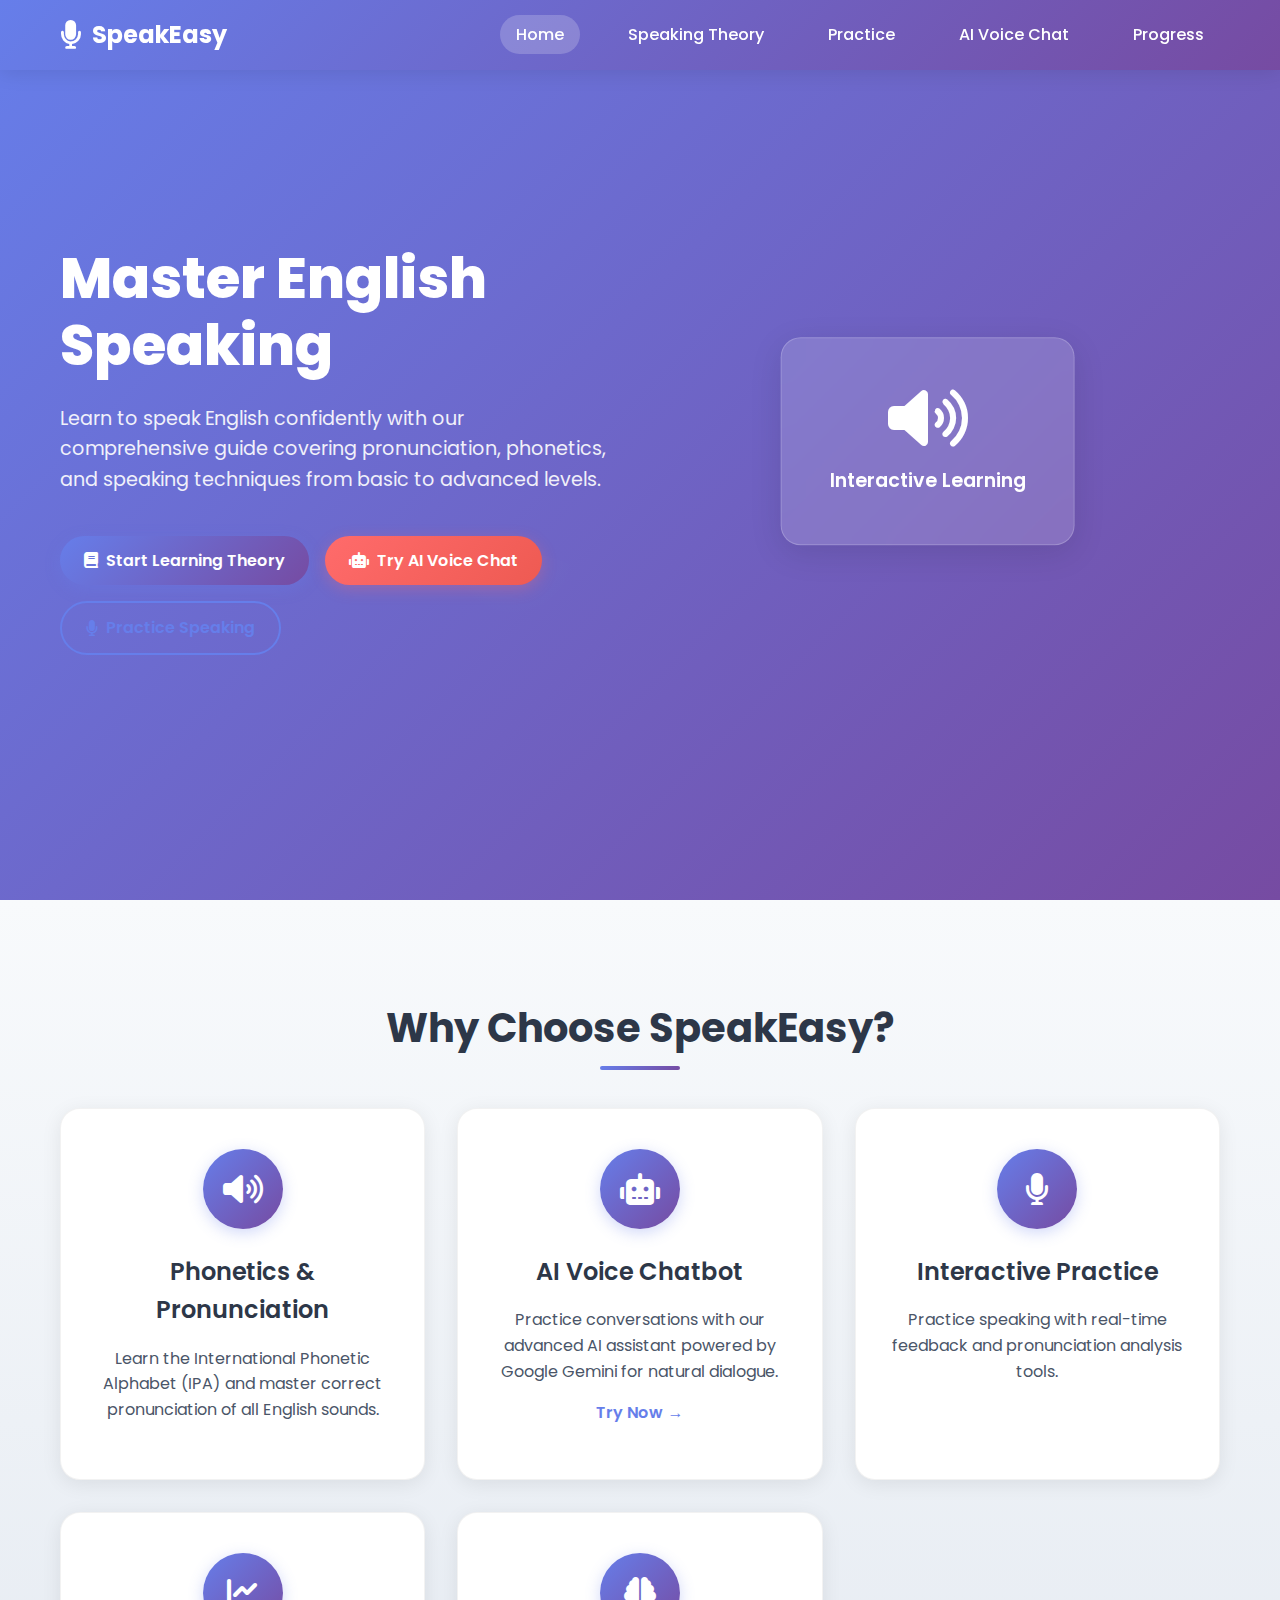
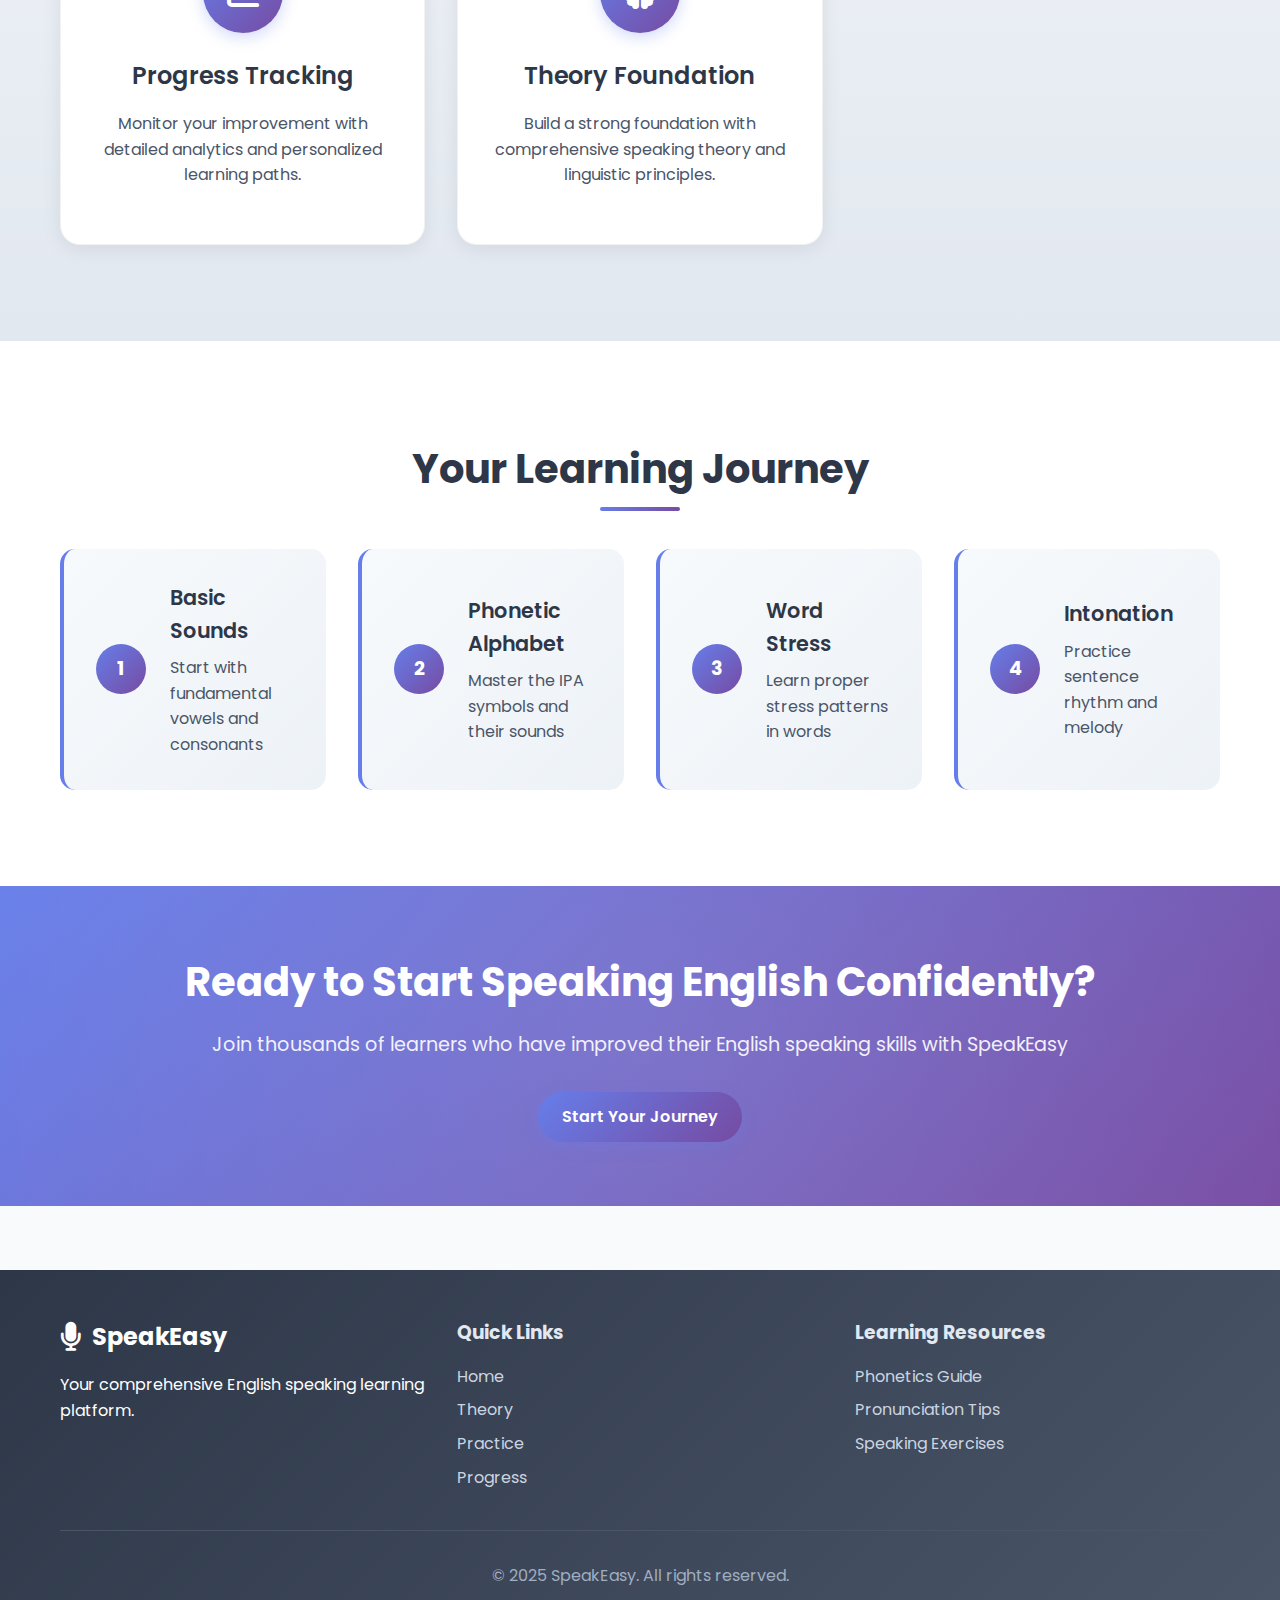
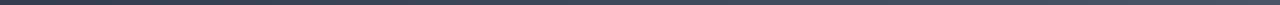
<file: index.html>
<!DOCTYPE html>
<html lang="en">

<head>
  <meta charset="UTF-8">
  <meta name="viewport" content="width=device-width, initial-scale=1.0">
  <title>English Speaking Learning App</title>
  <link rel="stylesheet" href="styles/main.css">
  <link rel="stylesheet" href="styles/home.css">
  <link href="https://fonts.googleapis.com/css2?family=Poppins:wght@300;400;500;600;700&display=swap" rel="stylesheet">
  <link rel="stylesheet" href="https://cdnjs.cloudflare.com/ajax/libs/font-awesome/6.0.0/css/all.min.css">
</head>

<body>
  <!-- Navigation -->
  <nav class="navbar">
    <div class="nav-container">
      <div class="nav-logo">
        <i class="fas fa-microphone"></i>
        <span>SpeakEasy</span>
      </div>
      <ul class="nav-menu">
        <li class="nav-item">
          <a href="index.html" class="nav-link active">Home</a>
        </li>
        <li class="nav-item">
          <a href="theory.html" class="nav-link">Speaking Theory</a>
        </li>
        <li class="nav-item">
          <a href="practice.html" class="nav-link">Practice</a>
        </li>
        <li class="nav-item">
          <a href="example.html" class="nav-link">AI Voice Chat</a>
        </li>
        <li class="nav-item">
          <a href="progress.html" class="nav-link">Progress</a>
        </li>
      </ul>
      <div class="hamburger">
        <span class="bar"></span>
        <span class="bar"></span>
        <span class="bar"></span>
      </div>
    </div>
  </nav>

  <!-- Hero Section -->
  <section class="hero">
    <div class="hero-container">
      <div class="hero-content">
        <h1 class="hero-title">Master English Speaking</h1>
        <p class="hero-description">
          Learn to speak English confidently with our comprehensive guide covering
          pronunciation, phonetics, and speaking techniques from basic to advanced levels.
        </p>
        <div class="hero-buttons">
          <a href="theory.html" class="btn btn-primary">
            <i class="fas fa-book"></i>
            Start Learning Theory
          </a>
          <a href="example.html" class="btn btn-accent">
            <i class="fas fa-robot"></i>
            Try AI Voice Chat
          </a>
          <a href="practice.html" class="btn btn-secondary">
            <i class="fas fa-microphone"></i>
            Practice Speaking
          </a>
        </div>
      </div>
      <div class="hero-image">
        <div class="floating-card">
          <i class="fas fa-volume-up"></i>
          <span>Interactive Learning</span>
        </div>
      </div>
    </div>
  </section>

  <!-- Features Section -->
  <section class="features">
    <div class="container">
      <h2 class="section-title">Why Choose SpeakEasy?</h2>
      <div class="features-grid">
        <div class="feature-card">
          <div class="feature-icon">
            <i class="fas fa-volume-up"></i>
          </div>
          <h3>Phonetics & Pronunciation</h3>
          <p>Learn the International Phonetic Alphabet (IPA) and master correct pronunciation of all English sounds.</p>
        </div>
        <div class="feature-card">
          <div class="feature-icon">
            <i class="fas fa-robot"></i>
          </div>
          <h3>AI Voice Chatbot</h3>
          <p>Practice conversations with our advanced AI assistant powered by Google Gemini for natural dialogue.</p>
          <a href="example.html" class="feature-link">Try Now →</a>
        </div>
        <div class="feature-card">
          <div class="feature-icon">
            <i class="fas fa-microphone"></i>
          </div>
          <h3>Interactive Practice</h3>
          <p>Practice speaking with real-time feedback and pronunciation analysis tools.</p>
        </div>
        <div class="feature-card">
          <div class="feature-icon">
            <i class="fas fa-chart-line"></i>
          </div>
          <h3>Progress Tracking</h3>
          <p>Monitor your improvement with detailed analytics and personalized learning paths.</p>
        </div>
        <div class="feature-card">
          <div class="feature-icon">
            <i class="fas fa-brain"></i>
          </div>
          <h3>Theory Foundation</h3>
          <p>Build a strong foundation with comprehensive speaking theory and linguistic principles.</p>
        </div>
      </div>
    </div>
  </section>

  <!-- Learning Path Section -->
  <section class="learning-path">
    <div class="container">
      <h2 class="section-title">Your Learning Journey</h2>
      <div class="path-steps">
        <div class="step">
          <div class="step-number">1</div>
          <div class="step-content">
            <h3>Basic Sounds</h3>
            <p>Start with fundamental vowels and consonants</p>
          </div>
        </div>
        <div class="step">
          <div class="step-number">2</div>
          <div class="step-content">
            <h3>Phonetic Alphabet</h3>
            <p>Master the IPA symbols and their sounds</p>
          </div>
        </div>
        <div class="step">
          <div class="step-number">3</div>
          <div class="step-content">
            <h3>Word Stress</h3>
            <p>Learn proper stress patterns in words</p>
          </div>
        </div>
        <div class="step">
          <div class="step-number">4</div>
          <div class="step-content">
            <h3>Intonation</h3>
            <p>Practice sentence rhythm and melody</p>
          </div>
        </div>
      </div>
    </div>
  </section>

  <!-- CTA Section -->
  <section class="cta">
    <div class="container">
      <div class="cta-content">
        <h2>Ready to Start Speaking English Confidently?</h2>
        <p>Join thousands of learners who have improved their English speaking skills with SpeakEasy</p>
        <a href="theory.html" class="btn btn-primary">Start Your Journey</a>
      </div>
    </div>
  </section>

  <!-- Footer -->
  <footer class="footer">
    <div class="container">
      <div class="footer-content">
        <div class="footer-section">
          <div class="footer-logo">
            <i class="fas fa-microphone"></i>
            <span>SpeakEasy</span>
          </div>
          <p>Your comprehensive English speaking learning platform.</p>
        </div>
        <div class="footer-section">
          <h3>Quick Links</h3>
          <ul>
            <li><a href="index.html">Home</a></li>
            <li><a href="theory.html">Theory</a></li>
            <li><a href="practice.html">Practice</a></li>
            <li><a href="progress.html">Progress</a></li>
          </ul>
        </div>
        <div class="footer-section">
          <h3>Learning Resources</h3>
          <ul>
            <li><a href="#phonetics">Phonetics Guide</a></li>
            <li><a href="#pronunciation">Pronunciation Tips</a></li>
            <li><a href="#exercises">Speaking Exercises</a></li>
          </ul>
        </div>
      </div>
      <div class="footer-bottom">
        <p>&copy; 2025 SpeakEasy. All rights reserved.</p>
      </div>
    </div>
  </footer>

  <script src="scripts/main.js"></script>
  <script src="scripts/home.js"></script>
</body>

</html>
</file>
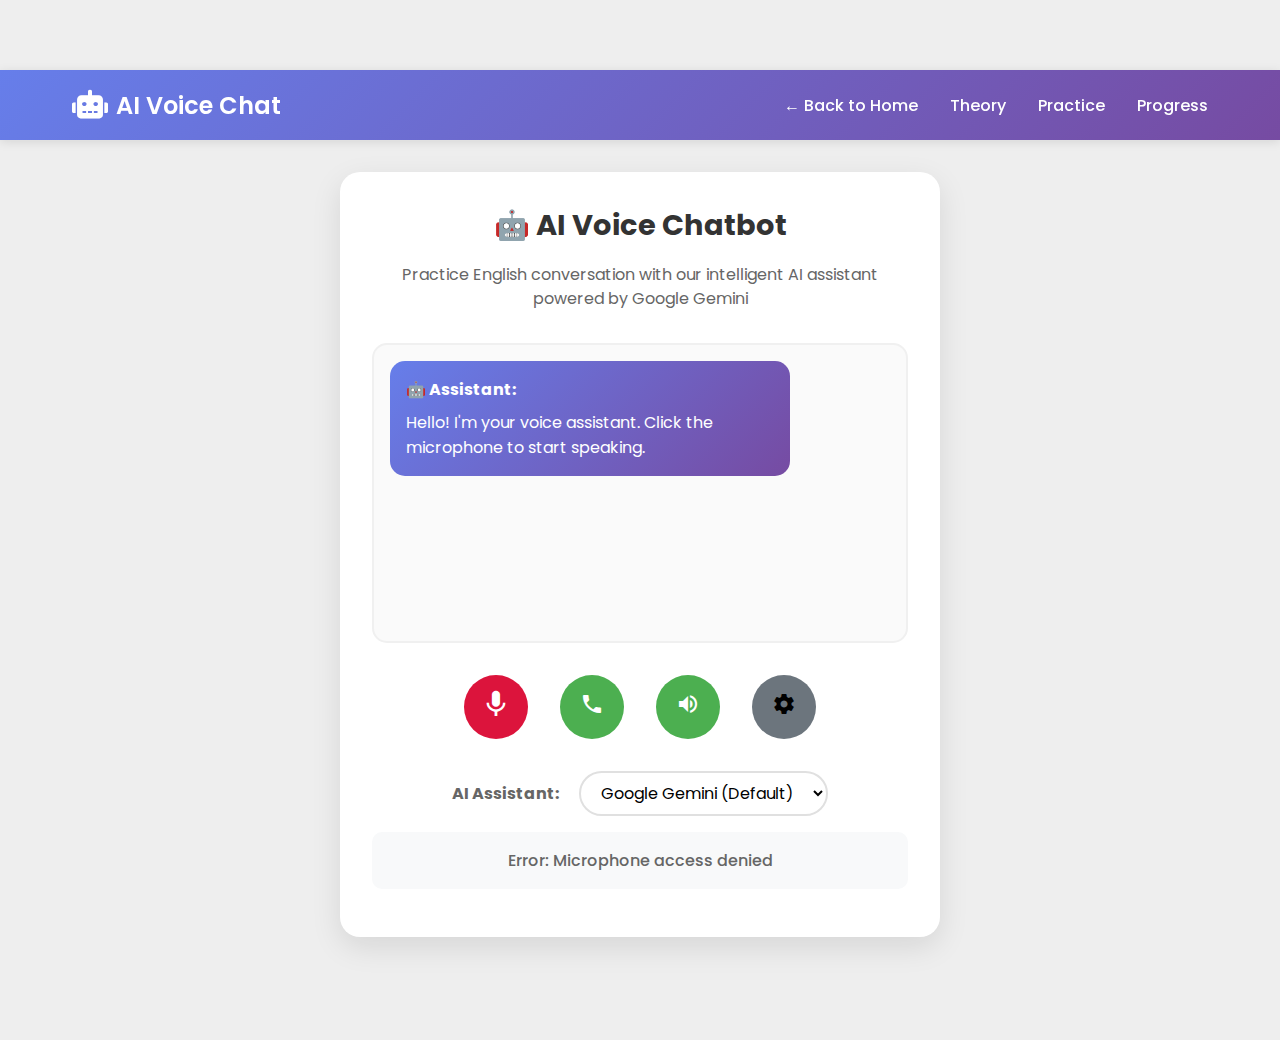
<file: example.html>
<!DOCTYPE html>
<html lang="en">

<head>
  <meta charset="UTF-8" />
  <meta name="viewport" content="width=device-width, initial-scale=1.0" />
  <title>AI Voice Chatbot - SpeakEasy</title>
  <link href="https://fonts.googleapis.com/icon?family=Material+Icons" rel="stylesheet" />
  <link href="https://fonts.googleapis.com/css2?family=Poppins:wght@300;400;500;600;700&display=swap" rel="stylesheet">
  <link rel="stylesheet" href="https://cdnjs.cloudflare.com/ajax/libs/font-awesome/6.0.0/css/all.min.css">
  <link rel="stylesheet" href="styles/example.css" />
</head>

<body>
  <!-- Navigation -->
  <nav class="navbar">
    <div class="nav-container">
      <div class="nav-logo">
        <i class="fas fa-robot"></i>
        <span>AI Voice Chat</span>
      </div>
      <ul class="nav-menu">
        <li class="nav-item">
          <a href="index.html" class="nav-link">← Back to Home</a>
        </li>
        <li class="nav-item">
          <a href="theory.html" class="nav-link">Theory</a>
        </li>
        <li class="nav-item">
          <a href="practice.html" class="nav-link">Practice</a>
        </li>
        <li class="nav-item">
          <a href="progress.html" class="nav-link">Progress</a>
        </li>
      </ul>
    </div>
  </nav>

  <main>
    <div class="chatbot-container">
      <h1>🤖 AI Voice Chatbot</h1>
      <p class="chatbot-subtitle">Practice English conversation with our intelligent AI assistant powered by Google Gemini</p>

      <div class="chat-display" id="chatDisplay">
        <div class="message bot-message">
          <span class="speaker">🤖 Assistant:</span>
          <span class="text">Hello! I'm your voice assistant. Click the microphone to start speaking.</span>
        </div>
      </div>

      <div class="controls">
        <button class="mic-toggle" id="mic">
          <span class="material-icons">mic</span>
        </button>

        <button class="call-toggle" id="callBtn">
          <span class="material-icons">phone</span>
        </button>

        <button class="speaker-toggle" id="speakerBtn">
          <span class="material-icons">volume_up</span>
        </button>

        <button class="settings-toggle" id="settingsBtn">
          <span class="material-icons">settings</span>
        </button>
      </div>

      <div class="ai-selector">
        <label>AI Assistant:</label>
        <select id="aiSelect">
          <option value="gemini">Google Gemini (Default)</option>
          <option value="openai">OpenAI GPT</option>
          <option value="azure">Azure AI</option>
          <option value="alan">Alan AI</option>
          <option value="local">Local AI (Fallback)</option>
        </select>
      </div>

      <div class="settings-panel" id="settingsPanel" style="display: none;">
        <h3>AI Configuration</h3>

        <div class="setting-group">
          <label for="geminiKey">Google Gemini API Key:</label>
          <input type="password" id="geminiKey" placeholder="Your Gemini API key">
          <small>Get from: <a href="https://makersuite.google.com/app/apikey" target="_blank">Google AI Studio</a> (Free
            tier available)</small>
        </div>

        <div class="setting-group">
          <label for="openaiKey">OpenAI API Key:</label>
          <input type="password" id="openaiKey" placeholder="sk-...">
          <small>Get from: <a href="https://platform.openai.com/api-keys" target="_blank">OpenAI Platform</a></small>
        </div>
        <div class="setting-group">
          <label for="azureKey">Azure Speech Key:</label>
          <input type="password" id="azureKey" placeholder="Your Azure key">
          <label for="azureRegion">Azure Region:</label>
          <input type="text" id="azureRegion" placeholder="e.g., eastus">
          <small>Get from: <a href="https://portal.azure.com" target="_blank">Azure Portal</a></small>
        </div>

        <div class="setting-group">
          <label for="alanKey">Alan AI Key:</label>
          <input type="password" id="alanKey" placeholder="Your Alan project key">
          <small>Get from: <a href="https://studio.alan.app" target="_blank">Alan Studio</a></small>
        </div>

        <button class="save-settings" id="saveSettings">Save Settings</button>
      </div>

      <div class="status-display" id="statusDisplay">
        <span>Ready to listen...</span>
      </div>

      <audio class="playback" id="playback" controls style="display: none;"></audio>
    </div>
  </main>

  <script src="scripts/exmaple.js"></script>
</body>

</html>
</file>
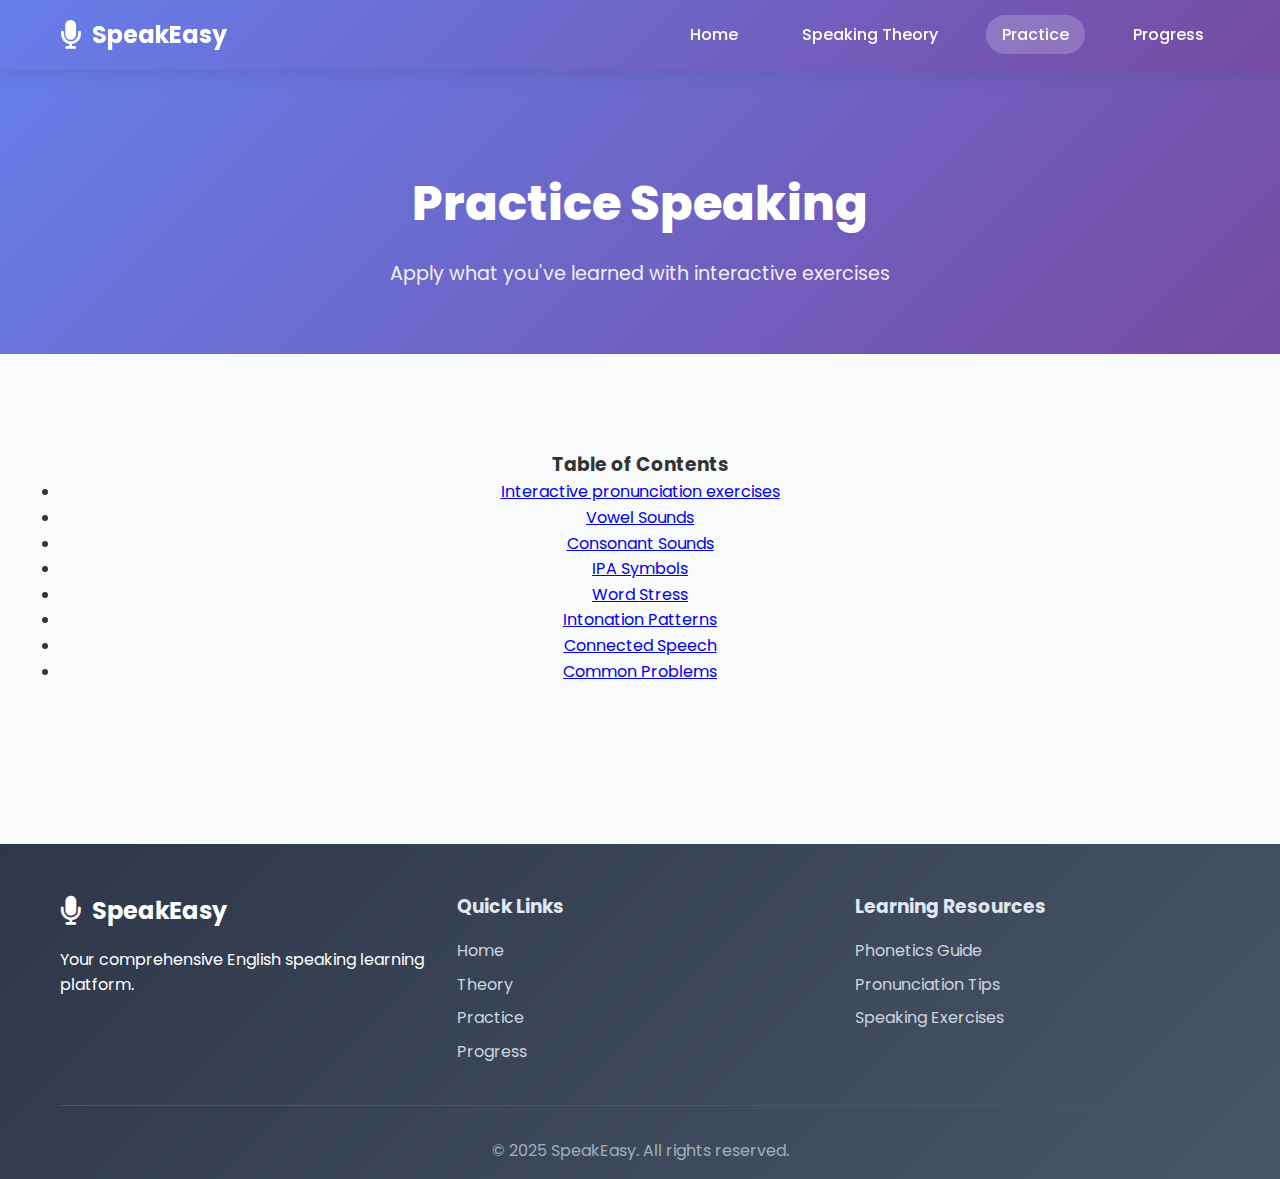
<file: practice.html>
<!DOCTYPE html>
<html lang="en">
  <head>
    <meta charset="UTF-8" />
    <meta name="viewport" content="width=device-width, initial-scale=1.0" />
    <title>Practice - SpeakEasy</title>
    <link rel="stylesheet" href="styles/main.css" />
    <link rel="stylesheet" href="styles/practice.css" />
    <link
      href="https://fonts.googleapis.com/css2?family=Poppins:wght@300;400;500;600;700&display=swap"
      rel="stylesheet"
    />
    <link
      rel="stylesheet"
      href="https://cdnjs.cloudflare.com/ajax/libs/font-awesome/6.0.0/css/all.min.css"
    />
  </head>

  <body>
    <!-- Navigation -->
    <nav class="navbar">
      <div class="nav-container">
        <div class="nav-logo">
          <i class="fas fa-microphone"></i>
          <span>SpeakEasy</span>
        </div>
        <ul class="nav-menu">
          <li class="nav-item">
            <a href="index.html" class="nav-link">Home</a>
          </li>
          <li class="nav-item">
            <a href="theory.html" class="nav-link">Speaking Theory</a>
          </li>
          <li class="nav-item">
            <a href="practice.html" class="nav-link active">Practice</a>
          </li>
          <li class="nav-item">
            <a href="progress.html" class="nav-link">Progress</a>
          </li>
        </ul>
        <div class="hamburger">
          <span class="bar"></span>
          <span class="bar"></span>
          <span class="bar"></span>
        </div>
      </div>
    </nav>

    <!-- Practice Header -->
    <section class="theory-header">
      <div class="container">
        <h1>Practice Speaking</h1>
        <p>Apply what you've learned with interactive exercises</p>
      </div>
    </section>

    <!-- Coming Soon Section -->
    <section
      style="padding: 6rem 0; text-align: center"
      class="Contents-container"
    >
      <div class="Contents-sidebar">
        <div class="Contents-nav">
          <div class="container">
            <h3>Table of Contents</h3>
            <ul>
              <li>
                <a href="#vowels" class="practice-contents"
                  >Interactive pronunciation exercises</a
                >
              </li>
              <li>
                <a href="#vowels" class="practice-contents">Vowel Sounds</a>
              </li>
              <li>
                <a href="#consonants" class="practice-contents"
                  >Consonant Sounds</a
                >
              </li>
              <li><a href="#ipa" class="practice-contents">IPA Symbols</a></li>
              <li>
                <a href="#stress" class="practice-contents">Word Stress</a>
              </li>
              <li>
                <a href="#intonation" class="practice-contents"
                  >Intonation Patterns</a
                >
              </li>
              <li>
                <a href="#connected-speech" class="practice-contents"
                  >Connected Speech</a
                >
              </li>
              <li>
                <a href="#common-problems" class="practice-contents"
                  >Common Problems</a
                >
              </li>
            </ul>
          </div>
        </div>
      </div>
    </section>

    <!-- Footer -->
    <footer class="footer">
      <div class="container">
        <div class="footer-content">
          <div class="footer-section">
            <div class="footer-logo">
              <i class="fas fa-microphone"></i>
              <span>SpeakEasy</span>
            </div>
            <p>Your comprehensive English speaking learning platform.</p>
          </div>
          <div class="footer-section">
            <h3>Quick Links</h3>
            <ul>
              <li><a href="index.html">Home</a></li>
              <li><a href="theory.html">Theory</a></li>
              <li><a href="practice.html">Practice</a></li>
              <li><a href="progress.html">Progress</a></li>
            </ul>
          </div>
          <div class="footer-section">
            <h3>Learning Resources</h3>
            <ul>
              <li><a href="theory.html#phonetics">Phonetics Guide</a></li>
              <li>
                <a href="theory.html#pronunciation">Pronunciation Tips</a>
              </li>
              <li><a href="theory.html#exercises">Speaking Exercises</a></li>
            </ul>
          </div>
        </div>
        <div class="footer-bottom">
          <p>&copy; 2025 SpeakEasy. All rights reserved.</p>
        </div>
      </div>
    </footer>

    <script src="scripts/main.js"></script>
  </body>
</html>
</file>
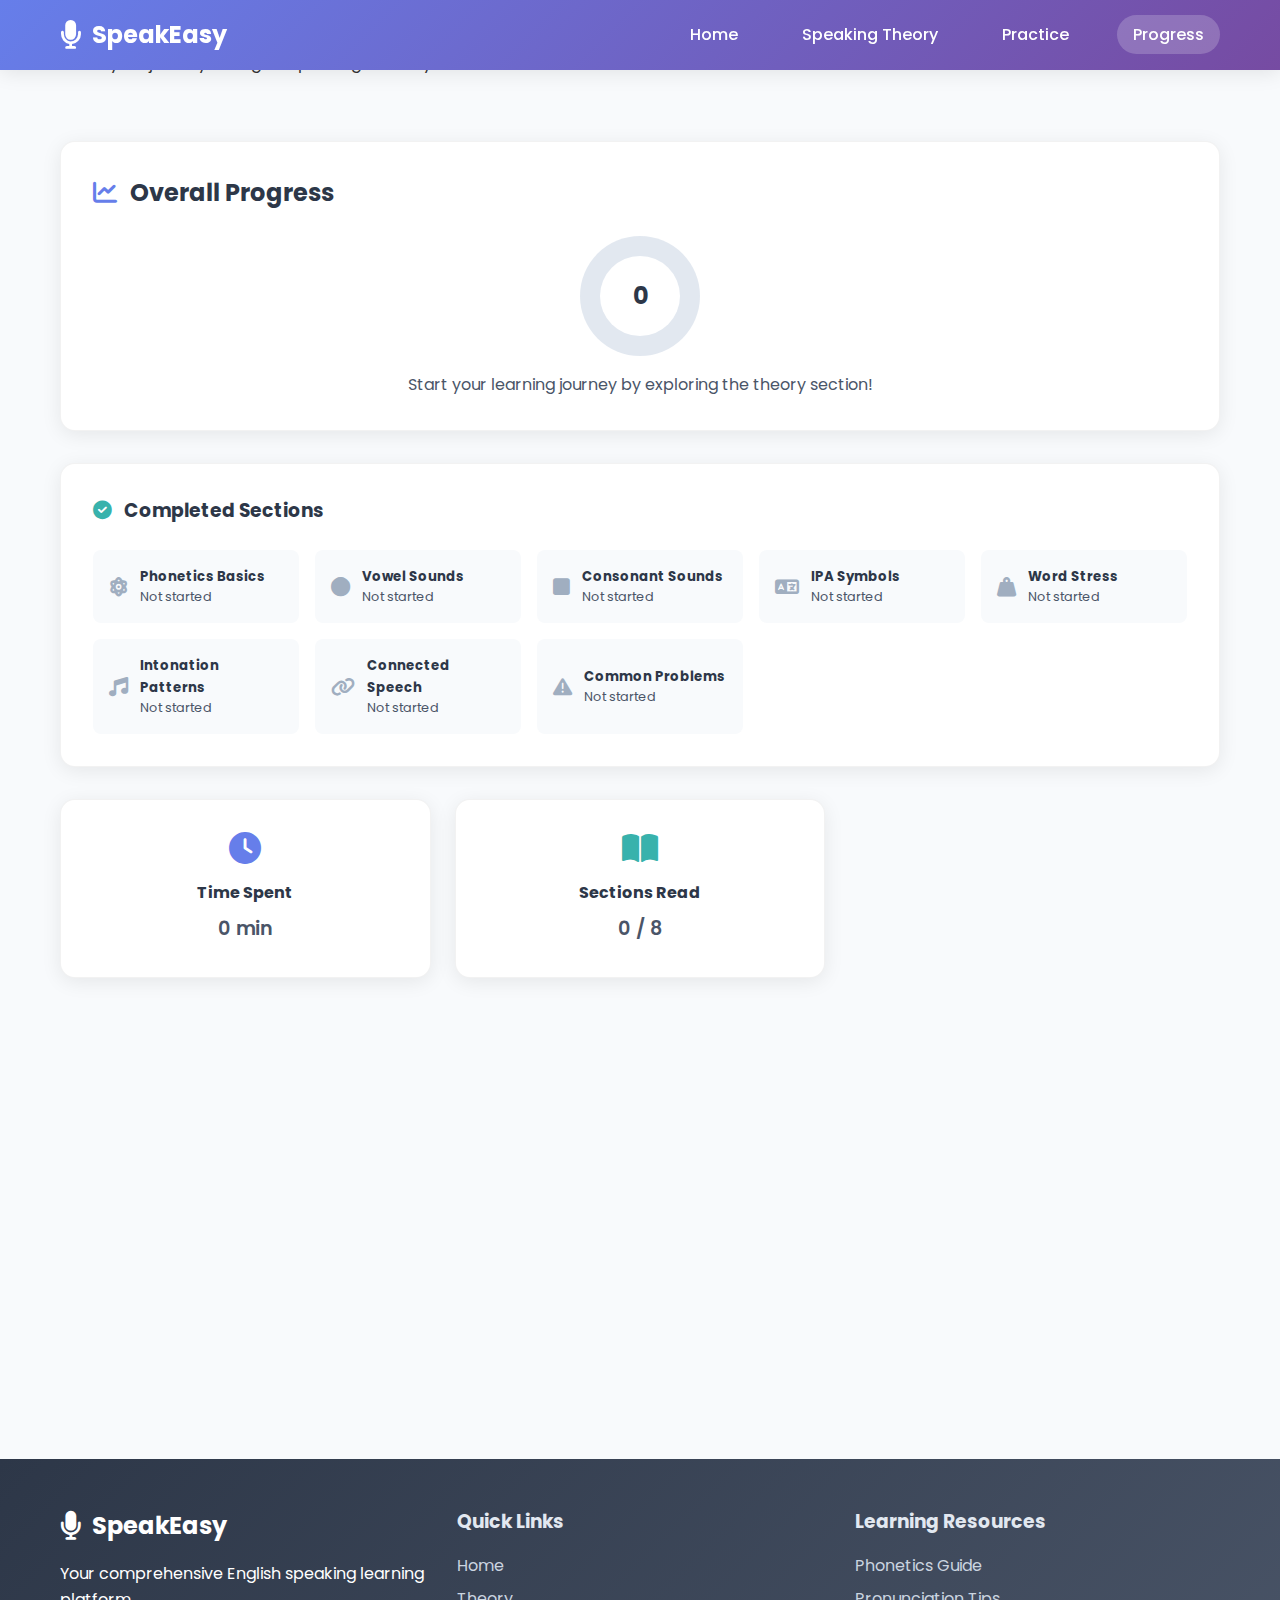
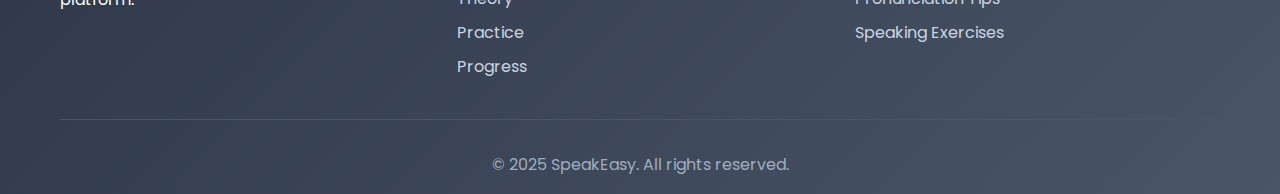
<file: progress.html>
<!DOCTYPE html>
<html lang="en">

<head>
  <meta charset="UTF-8">
  <meta name="viewport" content="width=device-width, initial-scale=1.0">
  <title>Progress - SpeakEasy</title>
  <link rel="stylesheet" href="styles/main.css">
  <link href="https://fonts.googleapis.com/css2?family=Poppins:wght@300;400;500;600;700&display=swap" rel="stylesheet">
  <link rel="stylesheet" href="https://cdnjs.cloudflare.com/ajax/libs/font-awesome/6.0.0/css/all.min.css">
</head>

<body>
  <!-- Navigation -->
  <nav class="navbar">
    <div class="nav-container">
      <div class="nav-logo">
        <i class="fas fa-microphone"></i>
        <span>SpeakEasy</span>
      </div>
      <ul class="nav-menu">
        <li class="nav-item">
          <a href="index.html" class="nav-link">Home</a>
        </li>
        <li class="nav-item">
          <a href="theory.html" class="nav-link">Speaking Theory</a>
        </li>
        <li class="nav-item">
          <a href="practice.html" class="nav-link">Practice</a>
        </li>
        <li class="nav-item">
          <a href="progress.html" class="nav-link active">Progress</a>
        </li>
      </ul>
      <div class="hamburger">
        <span class="bar"></span>
        <span class="bar"></span>
        <span class="bar"></span>
      </div>
    </div>
  </nav>

  <!-- Progress Header -->
  <section class="theory-header">
    <div class="container">
      <h1>Your Learning Progress</h1>
      <p>Track your journey to English speaking mastery</p>
    </div>
  </section>

  <!-- Progress Dashboard -->
  <section style="padding: 4rem 0;">
    <div class="container">
      <div class="progress-dashboard">
        <!-- Overall Progress -->
        <div class="card" style="margin-bottom: 2rem;">
          <h2 style="margin-bottom: 1.5rem; color: #2d3748;">
            <i class="fas fa-chart-line" style="color: #667eea; margin-right: 0.5rem;"></i>
            Overall Progress
          </h2>
          <div id="overall-progress" style="text-align: center;">
            <div class="progress-circle" style="margin-bottom: 1rem;">
              <div class="circle-progress" data-percentage="0">
                <span class="percentage">0%</span>
              </div>
            </div>
            <p id="progress-message" style="color: #4a5568;">
              Start your learning journey by exploring the theory section!
            </p>
          </div>
        </div>

        <!-- Sections Completed -->
        <div class="card" style="margin-bottom: 2rem;">
          <h3 style="margin-bottom: 1.5rem; color: #2d3748;">
            <i class="fas fa-check-circle" style="color: #38b2ac; margin-right: 0.5rem;"></i>
            Completed Sections
          </h3>
          <div id="completed-sections" class="sections-grid">
            <!-- Sections will be populated by JavaScript -->
          </div>
        </div>

        <!-- Learning Stats -->
        <div
          style="display: grid; grid-template-columns: repeat(auto-fit, minmax(200px, 1fr)); gap: 1.5rem; margin-bottom: 2rem;">
          <div class="card text-center">
            <i class="fas fa-clock" style="font-size: 2rem; color: #667eea; margin-bottom: 1rem;"></i>
            <h4 style="color: #2d3748; margin-bottom: 0.5rem;">Time Spent</h4>
            <p id="time-spent" style="color: #4a5568; font-size: 1.2rem; font-weight: 600;">0 min</p>
          </div>
          <div class="card text-center">
            <i class="fas fa-book-open" style="font-size: 2rem; color: #38b2ac; margin-bottom: 1rem;"></i>
            <h4 style="color: #2d3748; margin-bottom: 0.5rem;">Sections Read</h4>
            <p id="sections-read" style="color: #4a5568; font-size: 1.2rem; font-weight: 600;">0 / 8</p>
          </div>
          <div class="card text-center">
            <i class="fas fa-calendar-day" style="font-size: 2rem; color: #e53e3e; margin-bottom: 1rem;"></i>
            <h4 style="color: #2d3748; margin-bottom: 0.5rem;">Last Visit</h4>
            <p id="last-visit" style="color: #4a5568; font-size: 1.2rem; font-weight: 600;">Never</p>
          </div>
        </div>

        <!-- Next Steps -->
        <div class="card">
          <h3 style="margin-bottom: 1.5rem; color: #2d3748;">
            <i class="fas fa-route" style="color: #d69e2e; margin-right: 0.5rem;"></i>
            Recommended Next Steps
          </h3>
          <div id="next-steps">
            <!-- Next steps will be populated by JavaScript -->
          </div>
        </div>
      </div>
    </div>
  </section>

  <!-- Footer -->
  <footer class="footer">
    <div class="container">
      <div class="footer-content">
        <div class="footer-section">
          <div class="footer-logo">
            <i class="fas fa-microphone"></i>
            <span>SpeakEasy</span>
          </div>
          <p>Your comprehensive English speaking learning platform.</p>
        </div>
        <div class="footer-section">
          <h3>Quick Links</h3>
          <ul>
            <li><a href="index.html">Home</a></li>
            <li><a href="theory.html">Theory</a></li>
            <li><a href="practice.html">Practice</a></li>
            <li><a href="progress.html">Progress</a></li>
          </ul>
        </div>
        <div class="footer-section">
          <h3>Learning Resources</h3>
          <ul>
            <li><a href="theory.html#phonetics">Phonetics Guide</a></li>
            <li><a href="theory.html#pronunciation">Pronunciation Tips</a></li>
            <li><a href="theory.html#exercises">Speaking Exercises</a></li>
          </ul>
        </div>
      </div>
      <div class="footer-bottom">
        <p>&copy; 2025 SpeakEasy. All rights reserved.</p>
      </div>
    </div>
  </footer>

  <script src="scripts/main.js"></script>
  <script src="scripts/progress.js"></script>

  <style>
    .progress-circle {
      width: 120px;
      height: 120px;
      margin: 0 auto;
      position: relative;
    }

    .circle-progress {
      width: 120px;
      height: 120px;
      border-radius: 50%;
      background: conic-gradient(#667eea 0deg,
          #667eea var(--progress-deg, 0deg),
          #e2e8f0 var(--progress-deg, 0deg),
          #e2e8f0 360deg);
      display: flex;
      align-items: center;
      justify-content: center;
      position: relative;
    }

    .circle-progress::before {
      content: '';
      width: 80px;
      height: 80px;
      border-radius: 50%;
      background: white;
      position: absolute;
    }

    .percentage {
      font-size: 1.5rem;
      font-weight: 700;
      color: #2d3748;
      z-index: 1;
      position: relative;
    }

    .sections-grid {
      display: grid;
      grid-template-columns: repeat(auto-fit, minmax(200px, 1fr));
      gap: 1rem;
    }

    .section-item {
      display: flex;
      align-items: center;
      gap: 0.75rem;
      padding: 1rem;
      background: #f8fafc;
      border-radius: 8px;
      transition: all 0.3s ease;
    }

    .section-item.completed {
      background: linear-gradient(135deg, #e6fffa 0%, #b2f5ea 100%);
      border-left: 4px solid #38b2ac;
    }

    .section-item i {
      font-size: 1.2rem;
    }

    .section-item.completed i {
      color: #38b2ac;
    }

    .section-item:not(.completed) i {
      color: #a0aec0;
    }

    .next-step {
      display: flex;
      align-items: center;
      gap: 1rem;
      padding: 1rem;
      background: #f8fafc;
      border-radius: 8px;
      margin-bottom: 1rem;
      transition: all 0.3s ease;
    }

    .next-step:hover {
      background: #e2e8f0;
      transform: translateX(5px);
    }

    .next-step i {
      font-size: 1.5rem;
      color: #667eea;
    }

    .next-step-content h4 {
      margin-bottom: 0.25rem;
      color: #2d3748;
    }

    .next-step-content p {
      color: #4a5568;
      margin: 0;
      font-size: 0.9rem;
    }
  </style>
</body>

</html>
</file>
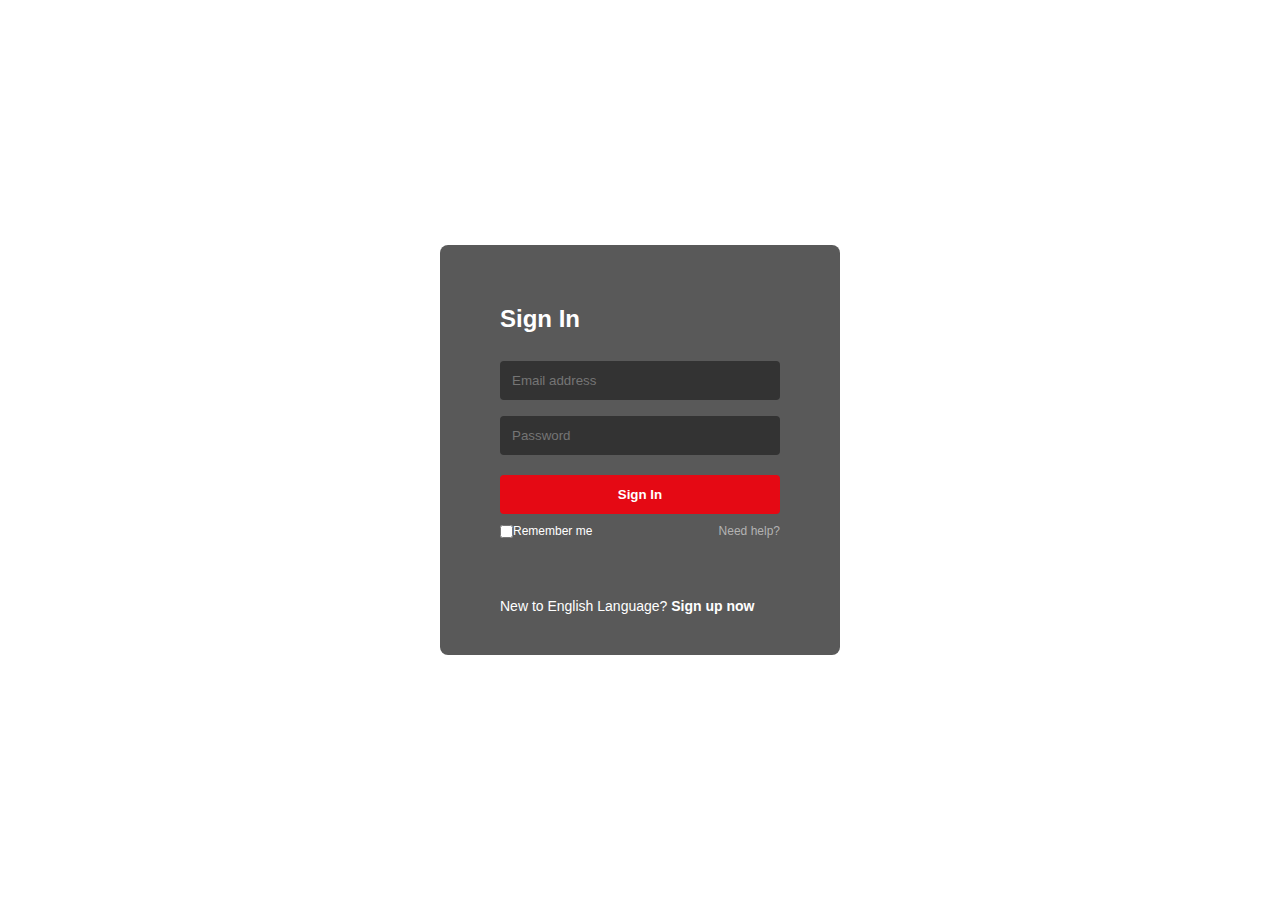
<file: signin.html>
<!DOCTYPE html>
<html lang="en">
  <head>
    <meta charset="UTF-8" />
    <meta name="viewport" content="width=device-width, initial-scale=1.0" />
    <title>English Language Login</title>
    <link rel="stylesheet" href="styles/signin.css" />
  </head>
  <body>
    <div class="background">
      <div class="form-container">
        <h2>Sign In</h2>
        <form>
          <input id="email" type="email" placeholder="Email address" required />
          <input
            id="password"
            type="password"
            placeholder="Password"
            required
          />

          <button type="button" class="btn" onclick="validateLogin()">
            Sign In
          </button>
          <div class="options">
            <label><input type="checkbox" /> Remember me</label>
            <a href="#">Need help?</a>
          </div>
        </form>
        <div class="signup">
          <p>New to English Language? <a href="signup.html">Sign up now</a></p>
        </div>
      </div>
    </div>
    <script src="scripts/signin.js"></script>
  </body>
</html>
</file>
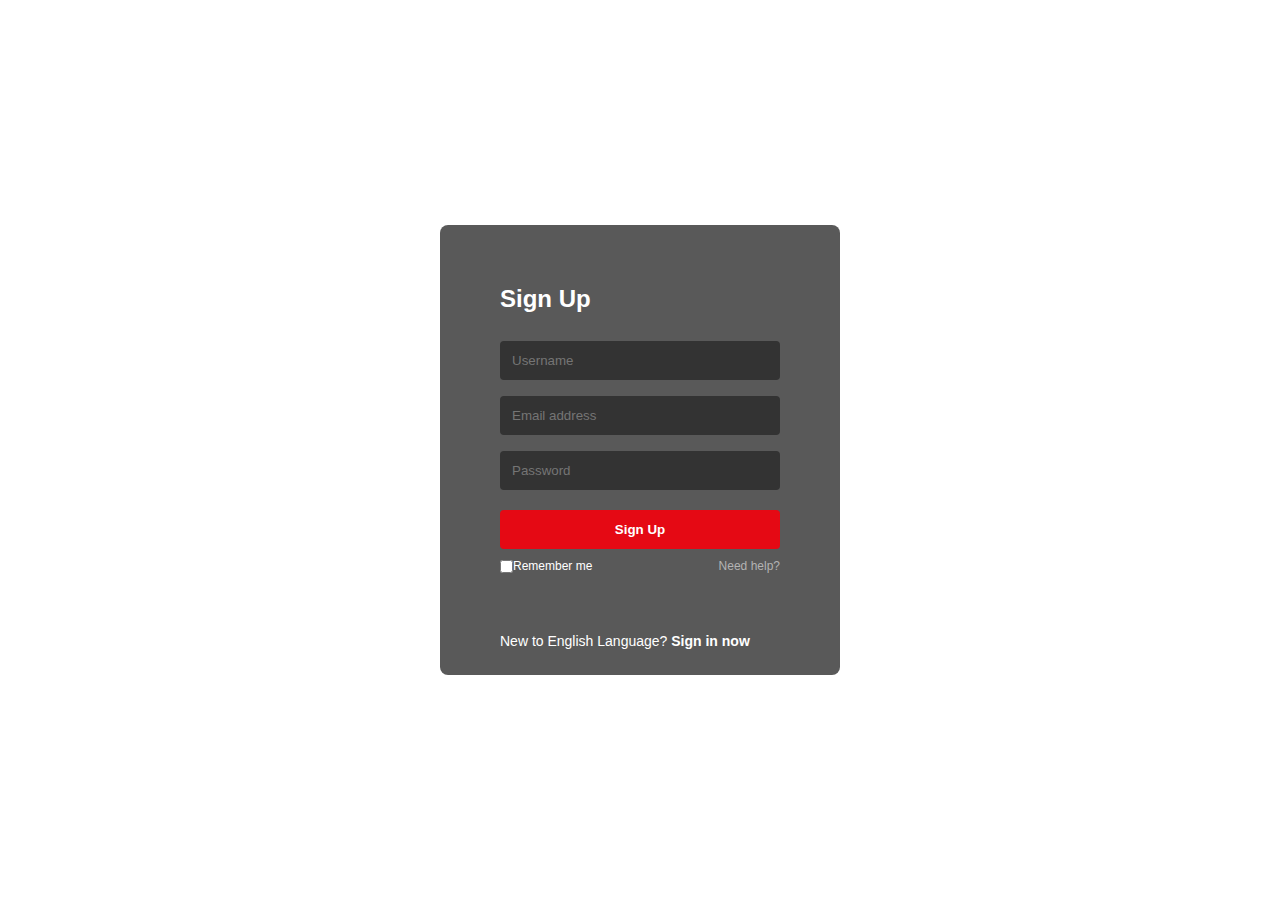
<file: signup.html>
<!DOCTYPE html>
<html lang="en">
  <head>
    <meta charset="UTF-8" />
    <meta name="viewport" content="width=device-width, initial-scale=1.0" />
    <title>English Language Login</title>
    <link rel="stylesheet" href="styles/signup.css" />
  </head>
  <body>
    <div class="background">
      <div class="form-container">
        <h2>Sign Up</h2>
        <form>
          <input id="Username" type="text" placeholder="Username" required />
          <input id="email" type="email" placeholder="Email address" required />
          <input
            id="password"
            type="password"
            placeholder="Password"
            required
          />

          <button type="submit">Sign Up</button>
          <div class="options">
            <label><input type="checkbox" /> Remember me</label>
            <a href="#">Need help?</a>
          </div>
        </form>
        <div class="signup">
          <p>New to English Language? <a href="signin.html">Sign in now</a></p>
        </div>
      </div>
    </div>
    <script src="scripts/signup.js"></script>
  </body>
</html>
</file>
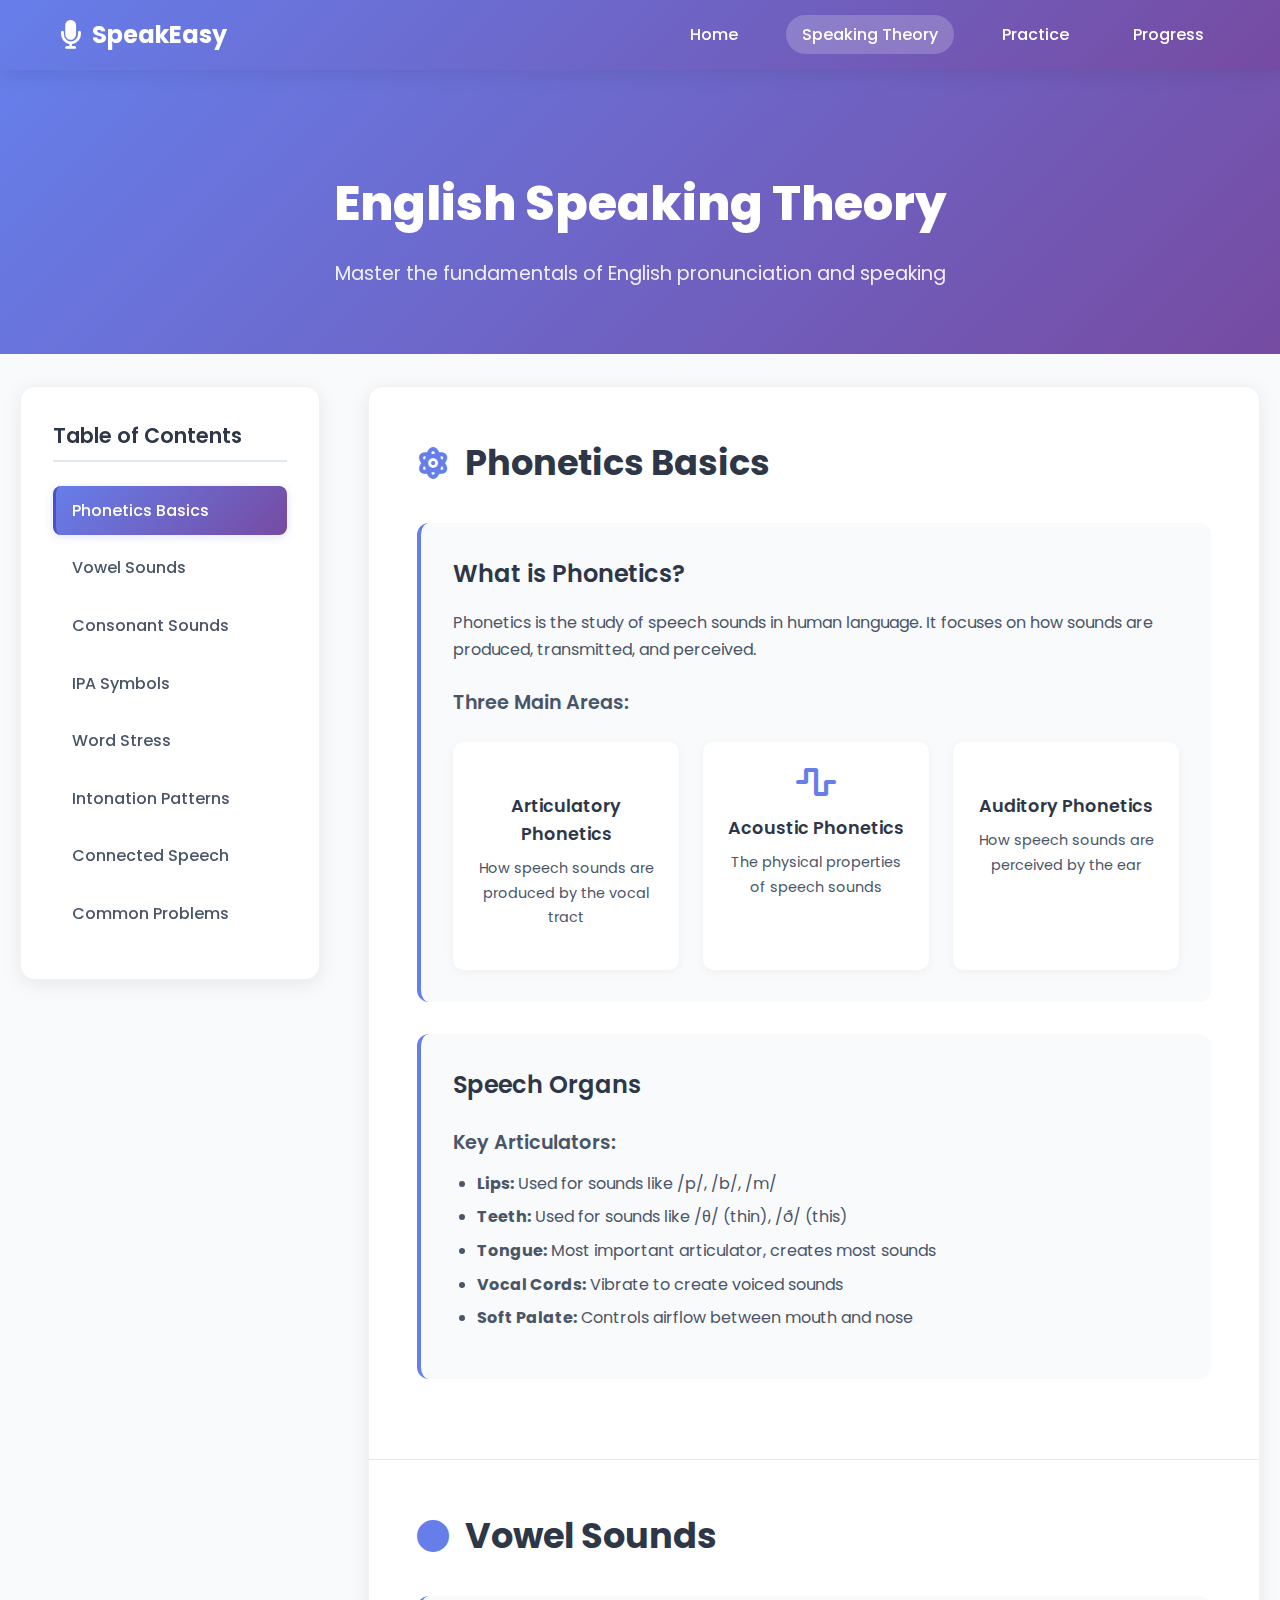
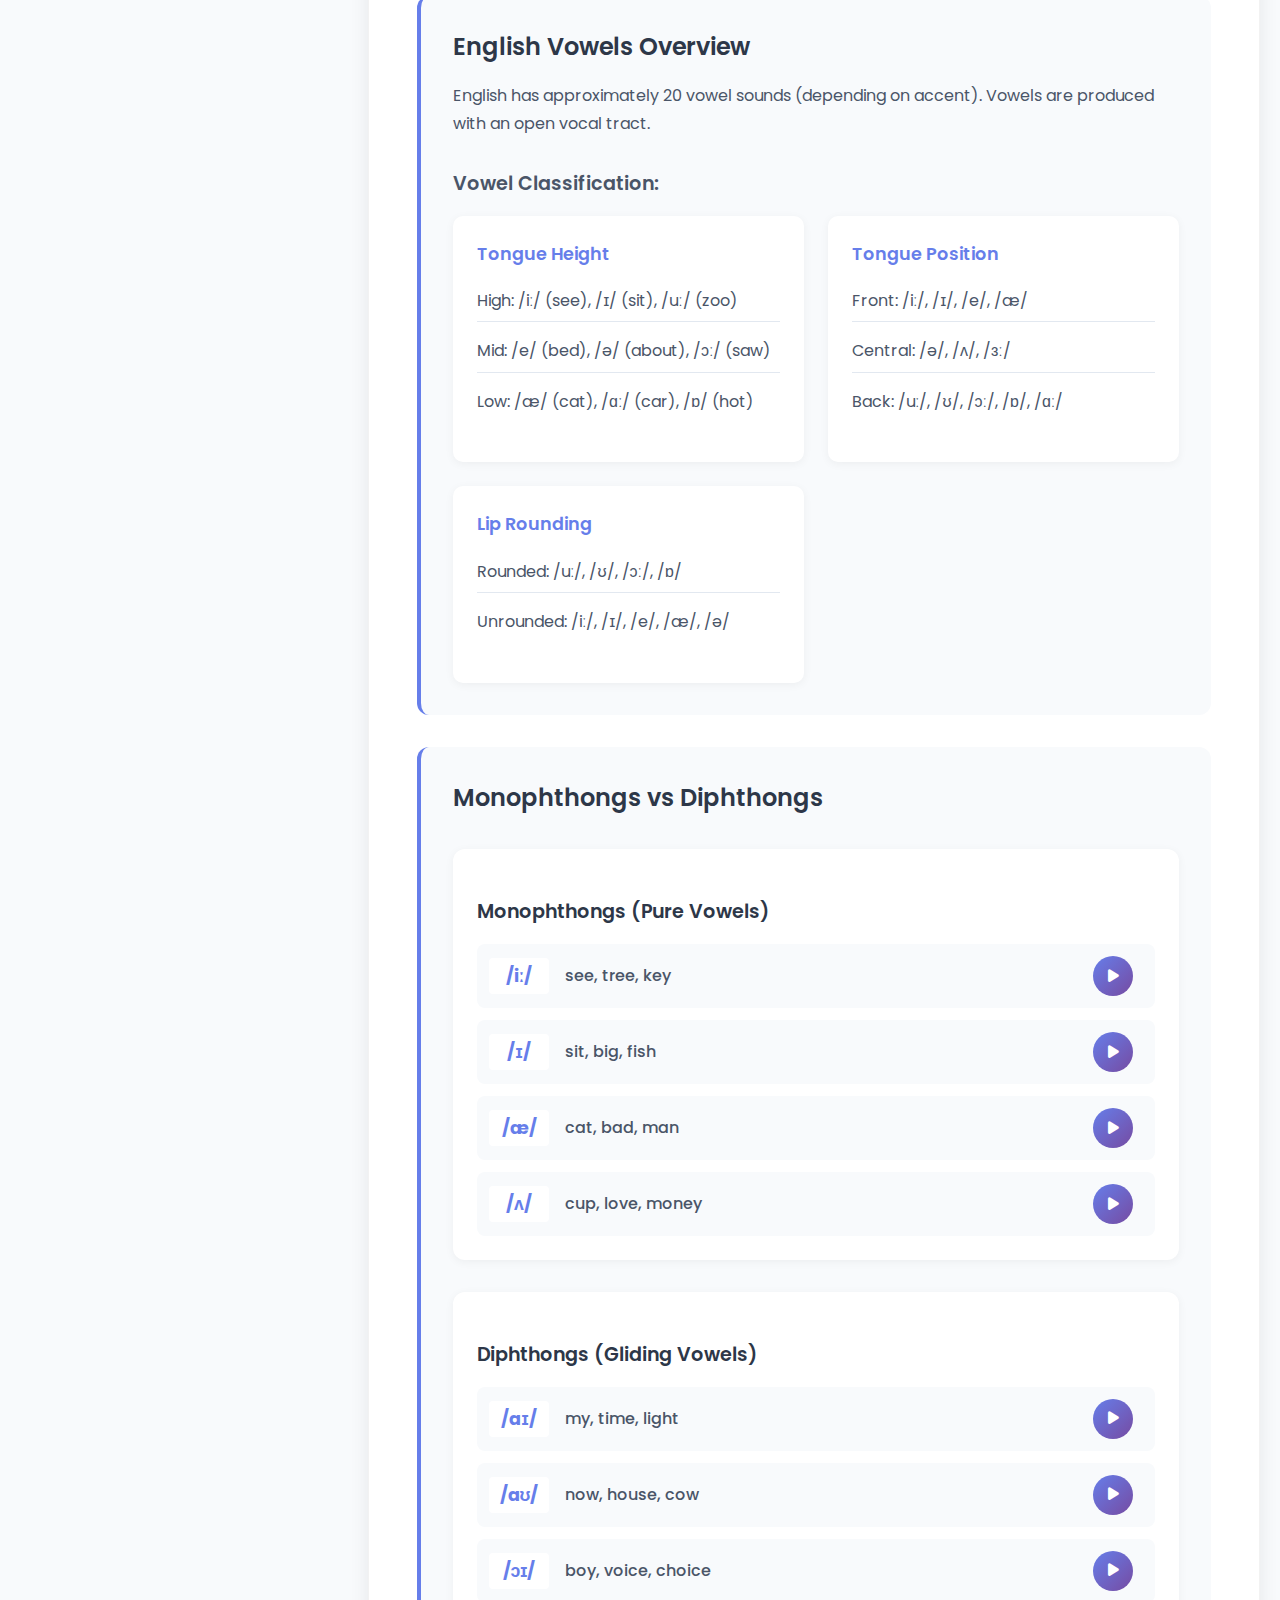
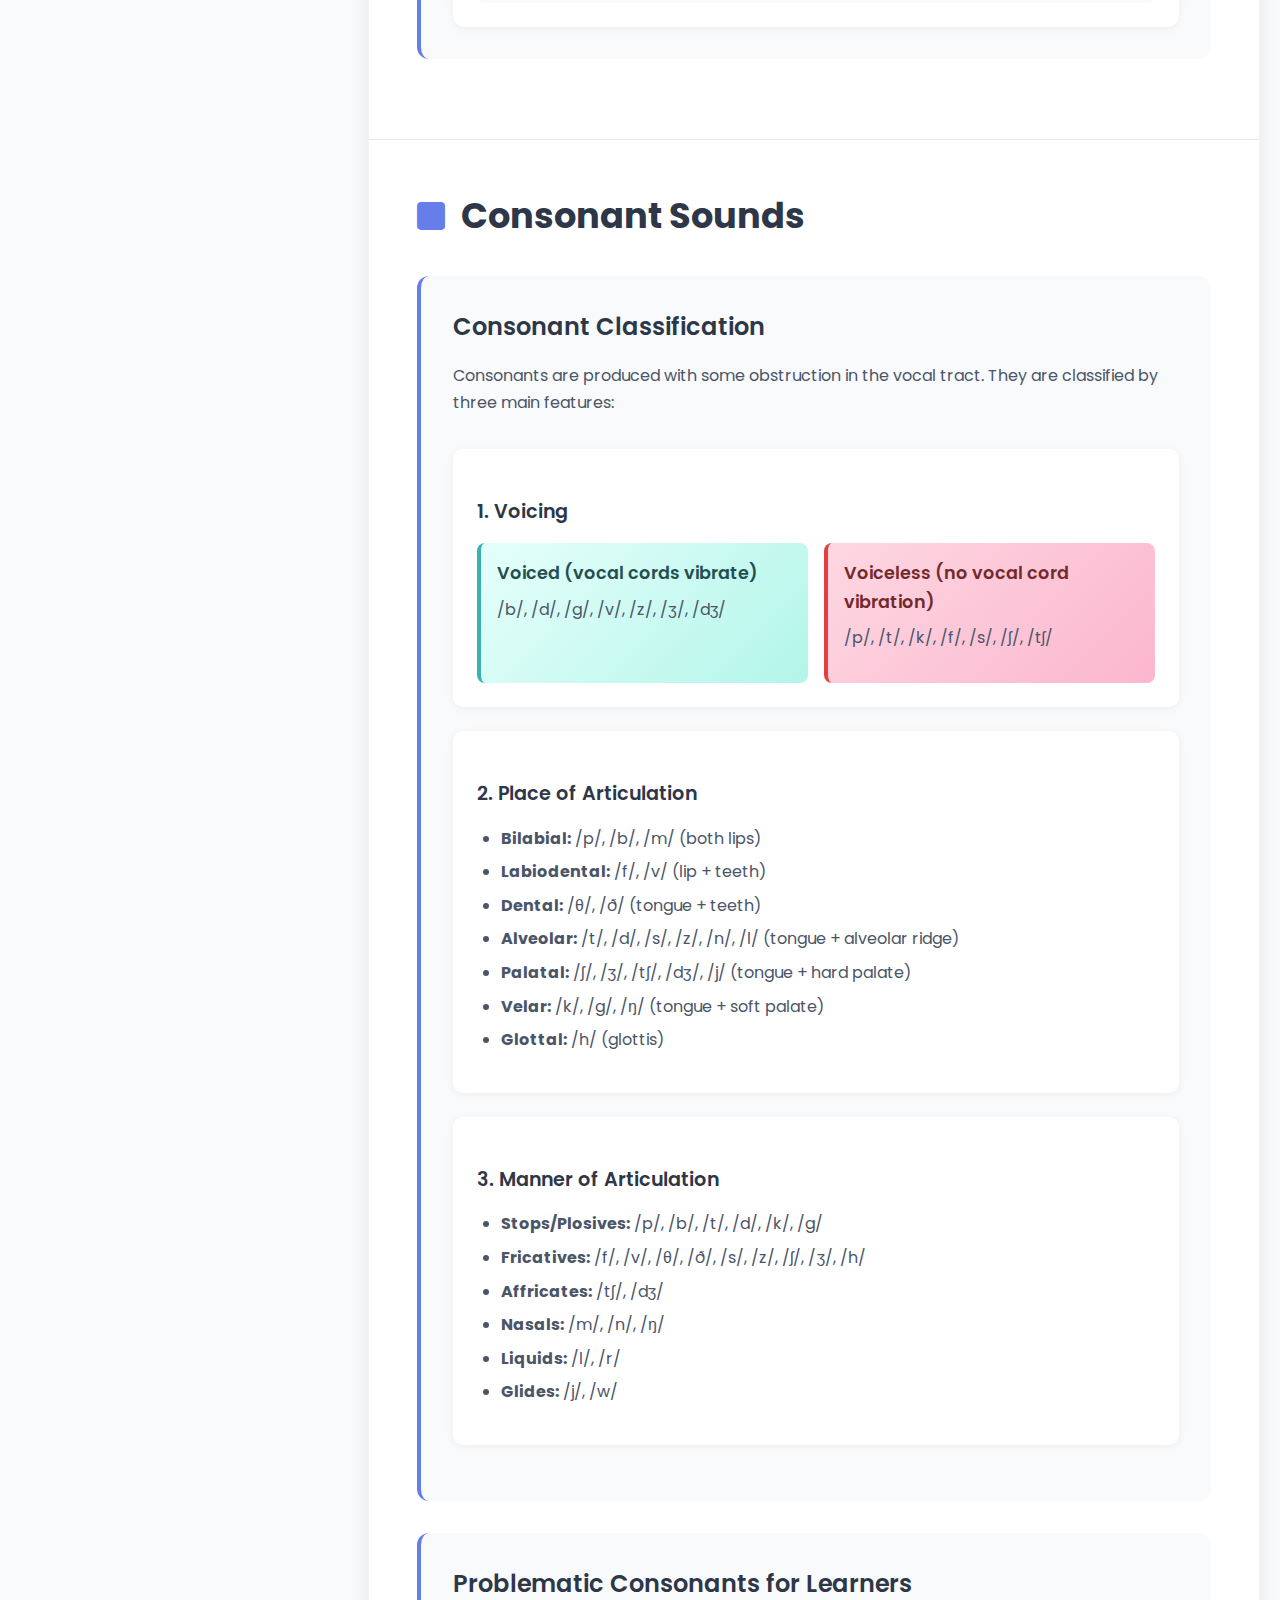
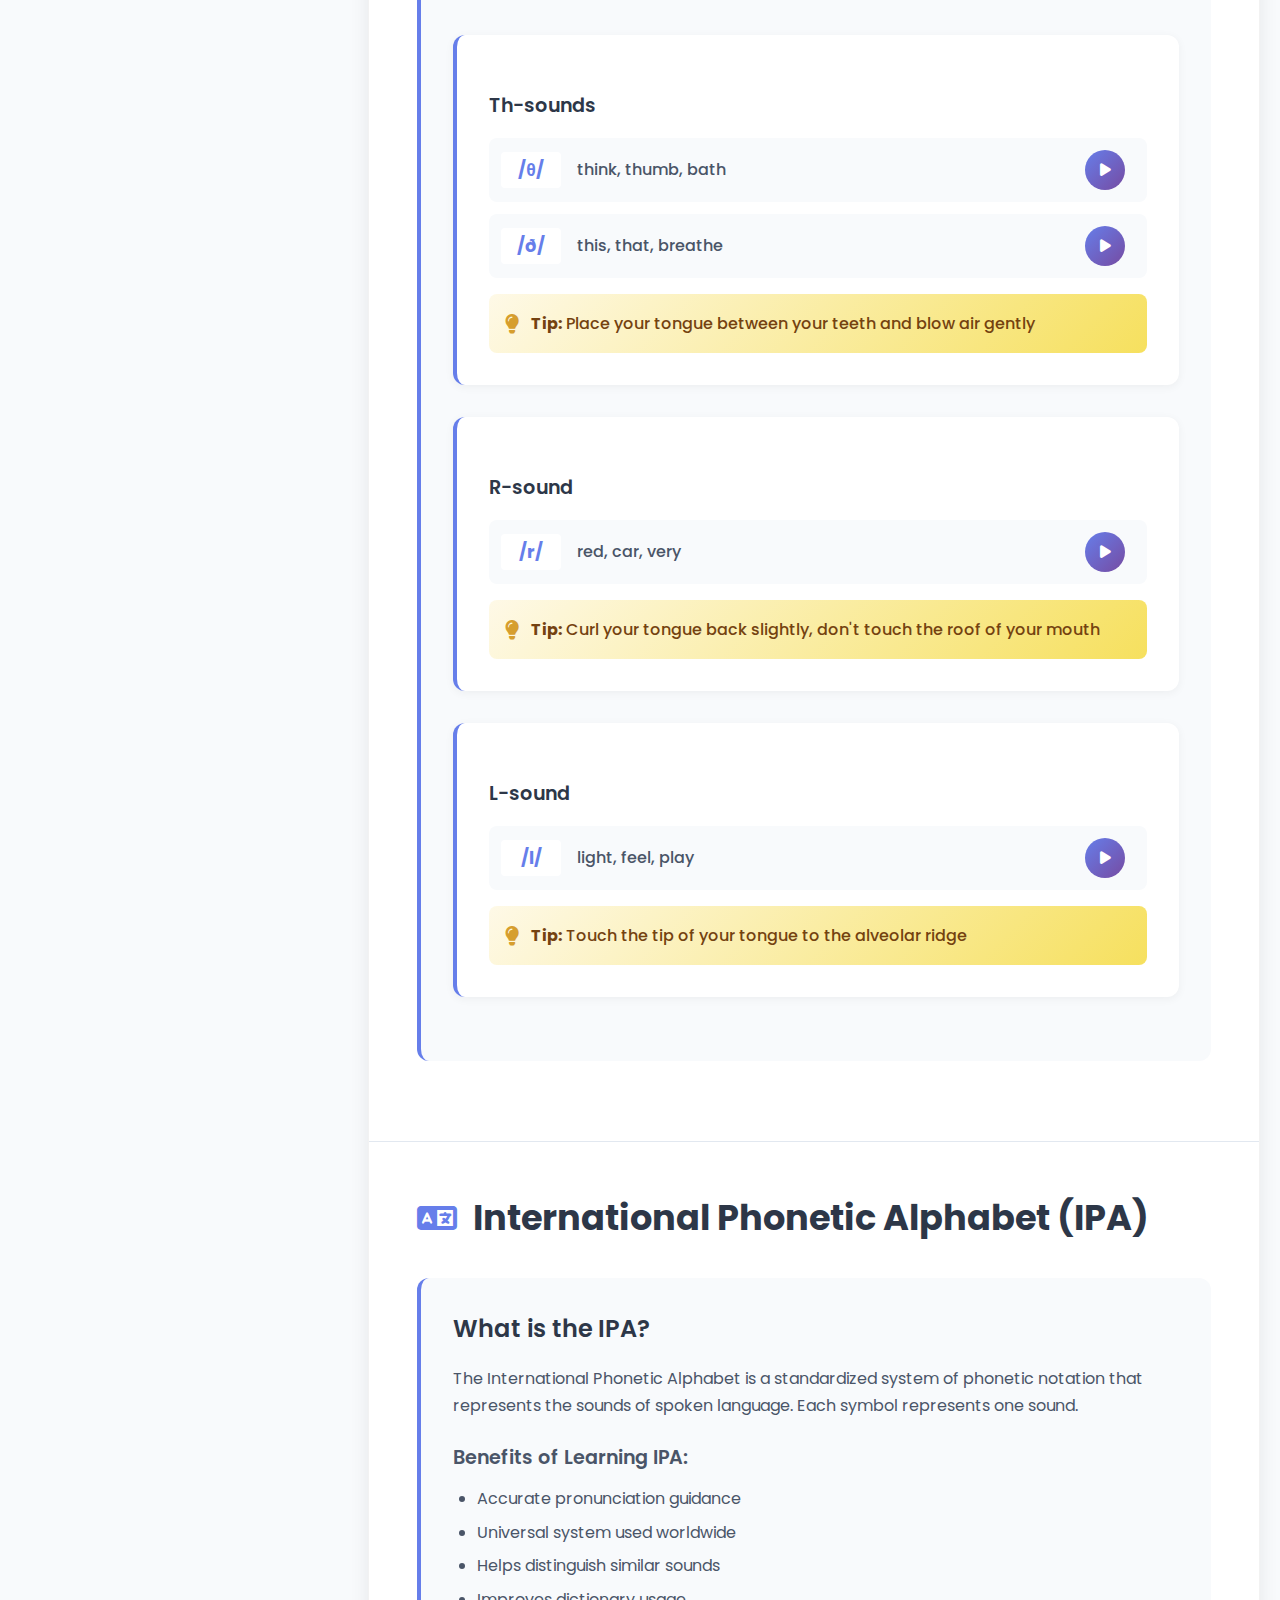
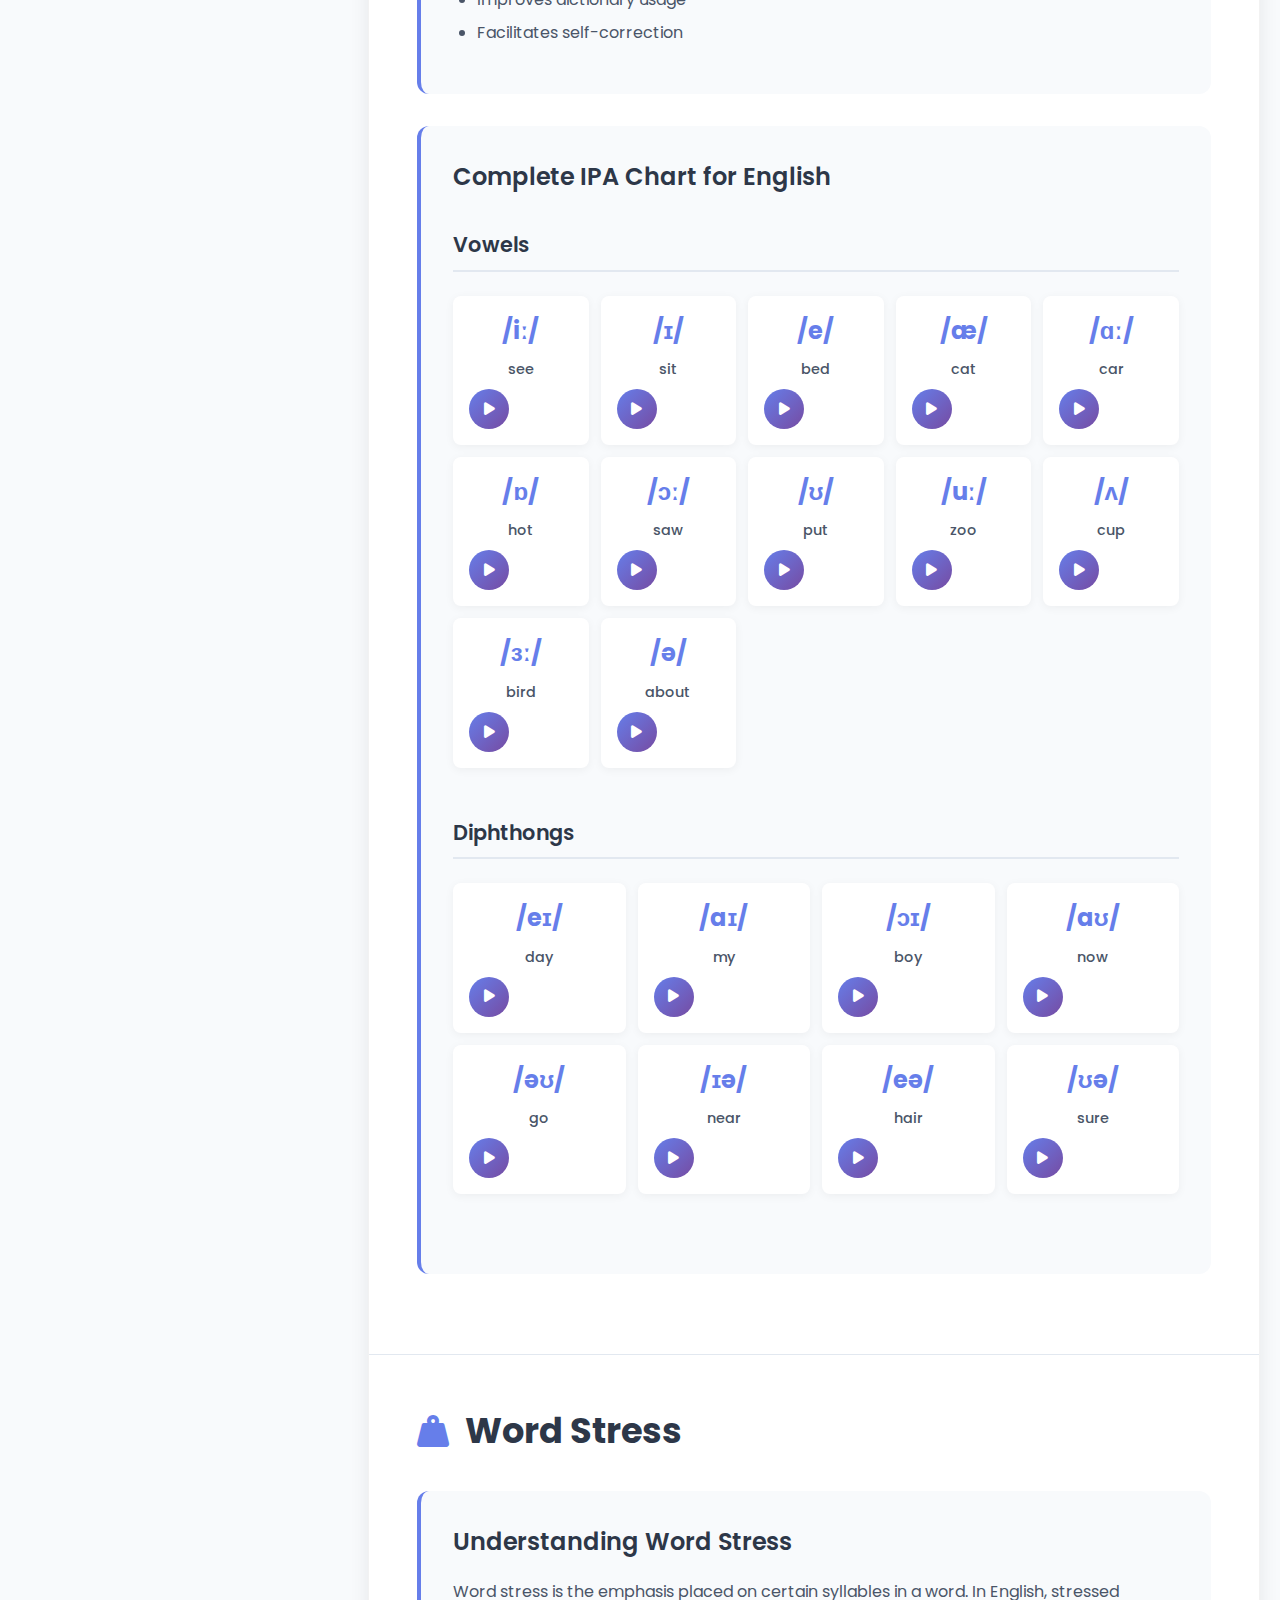
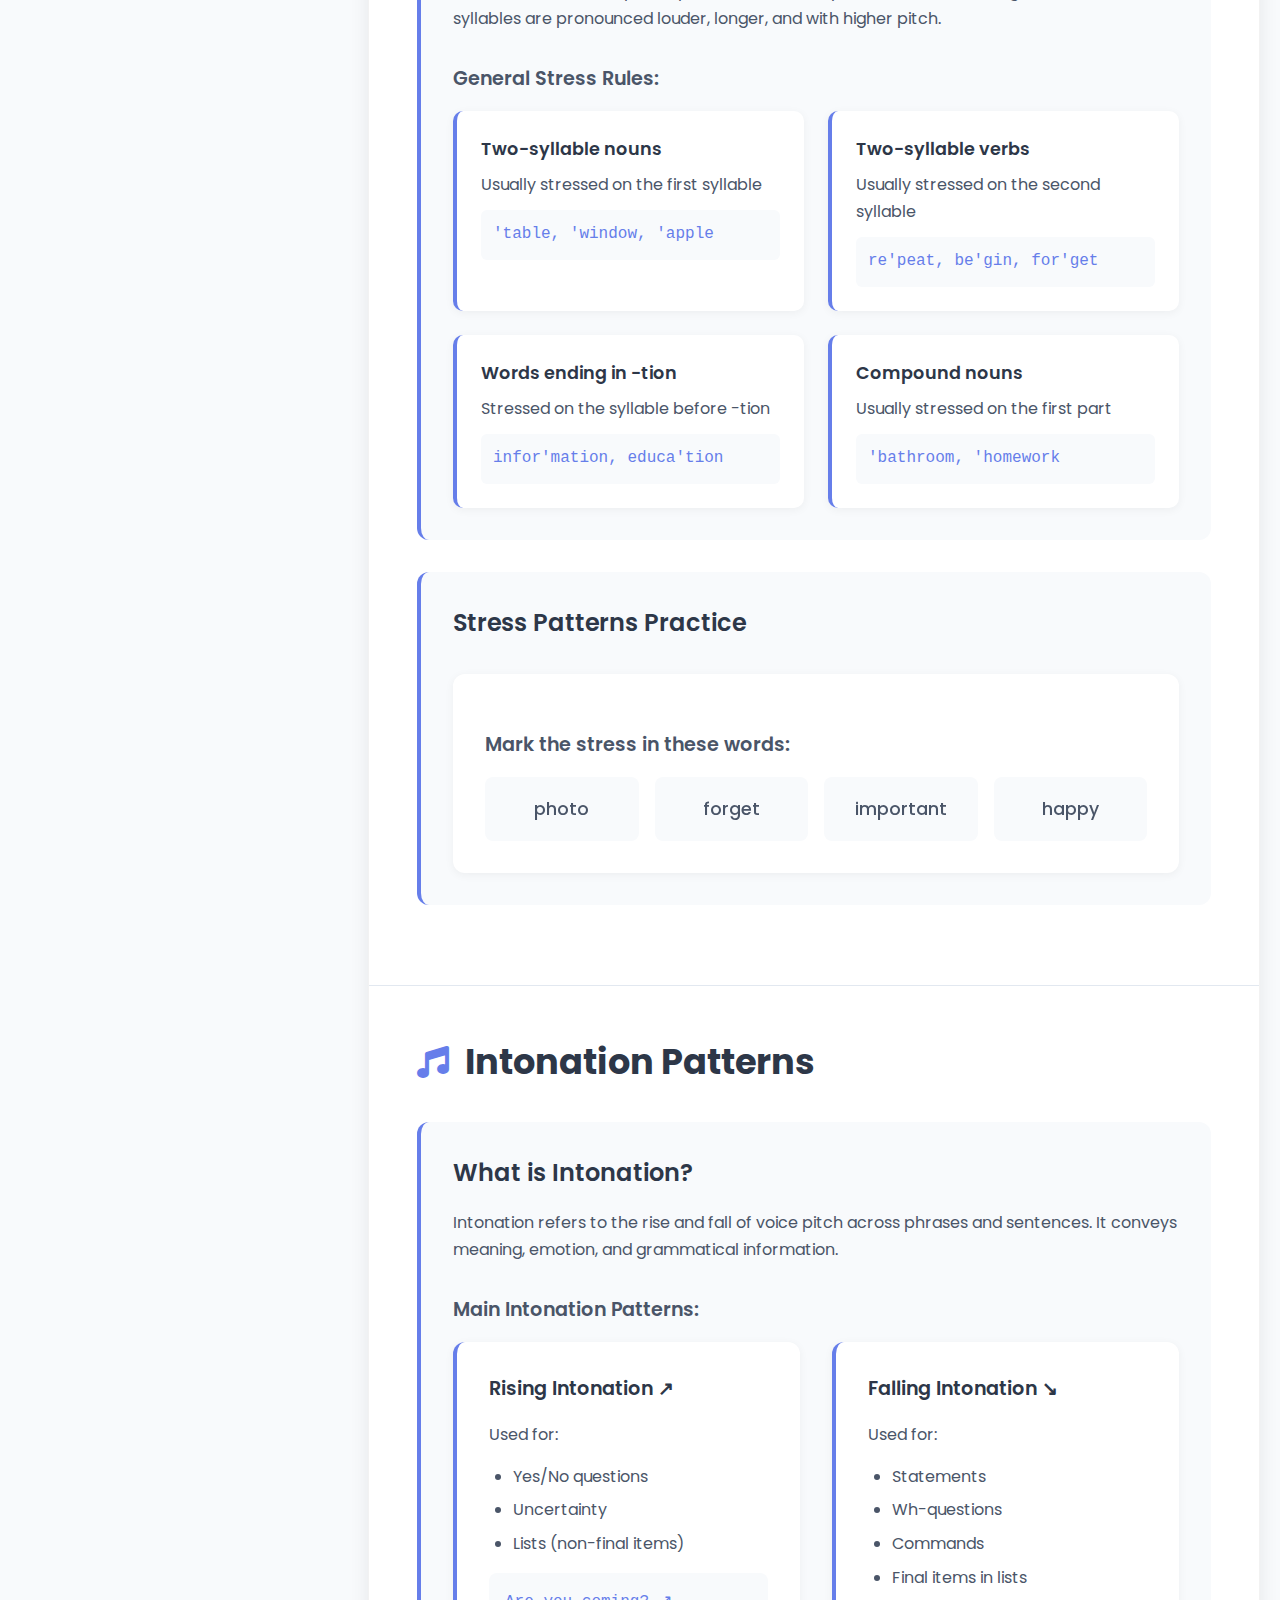
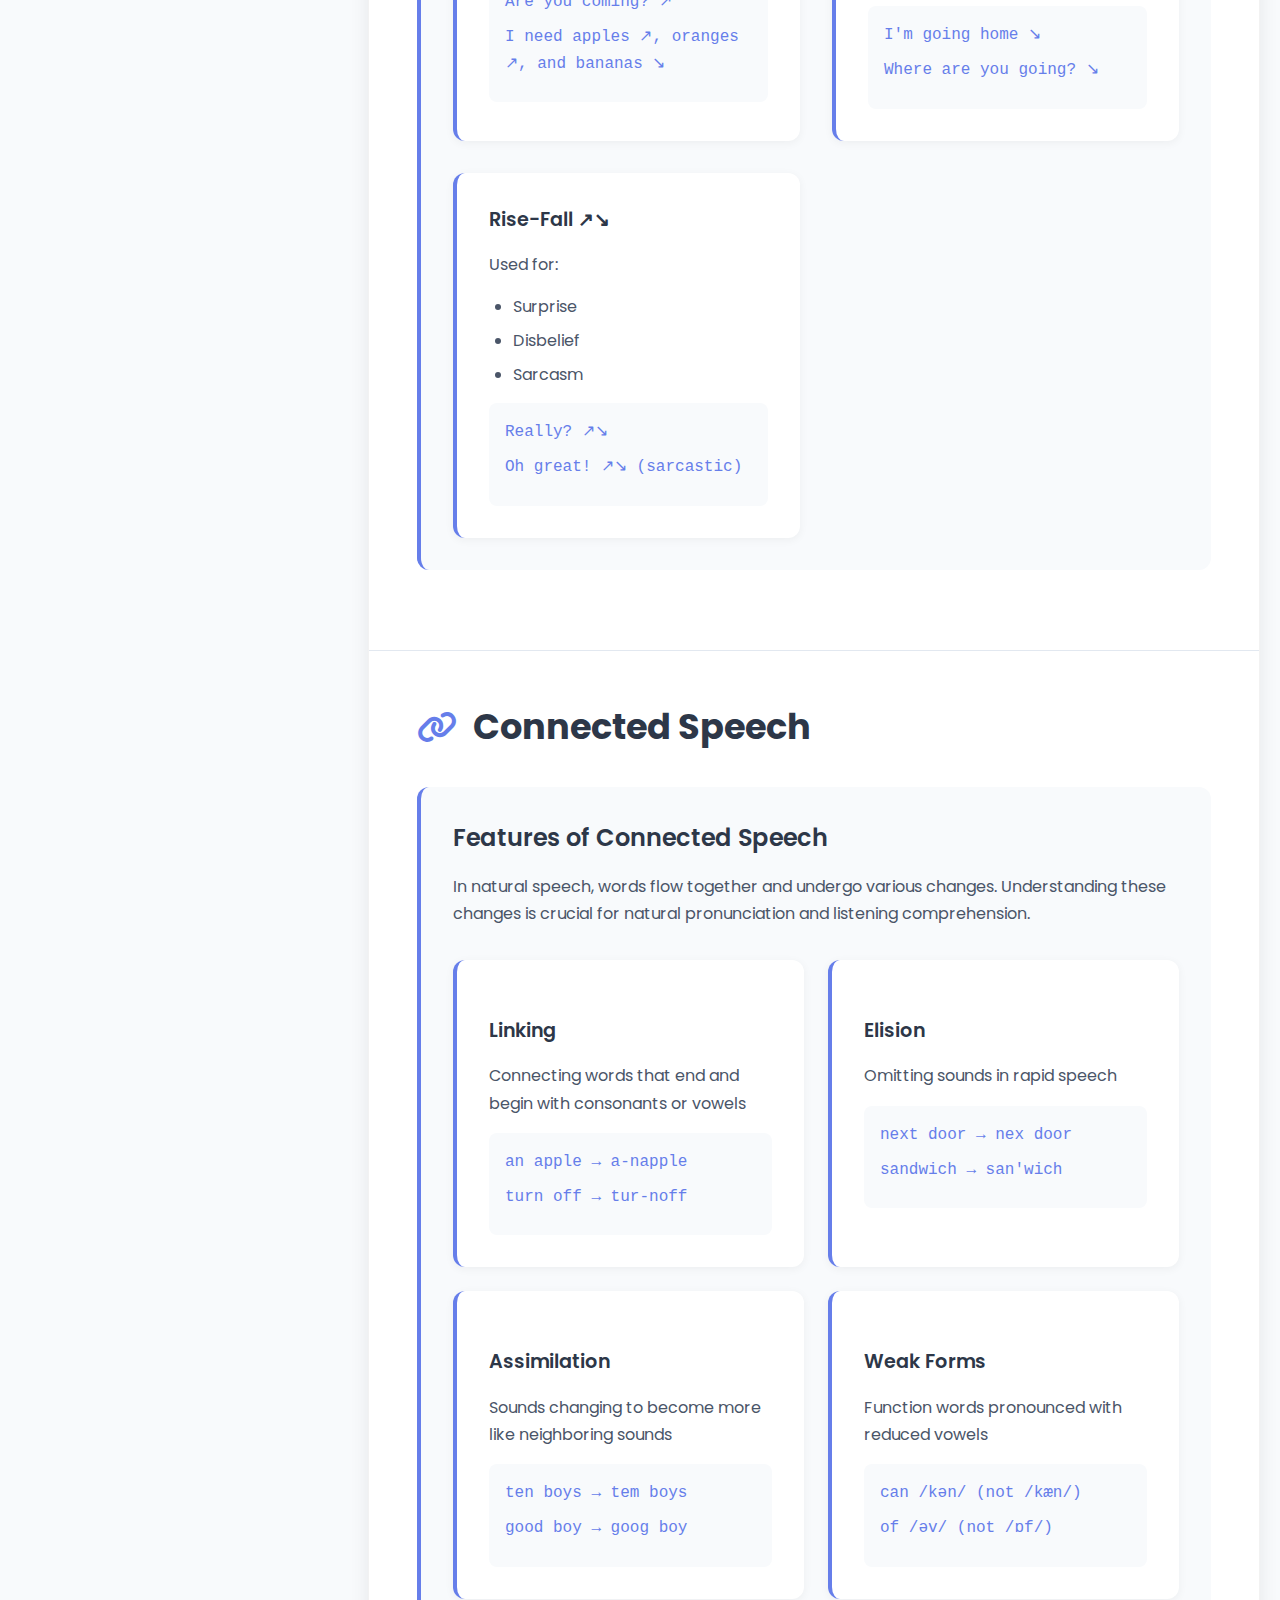
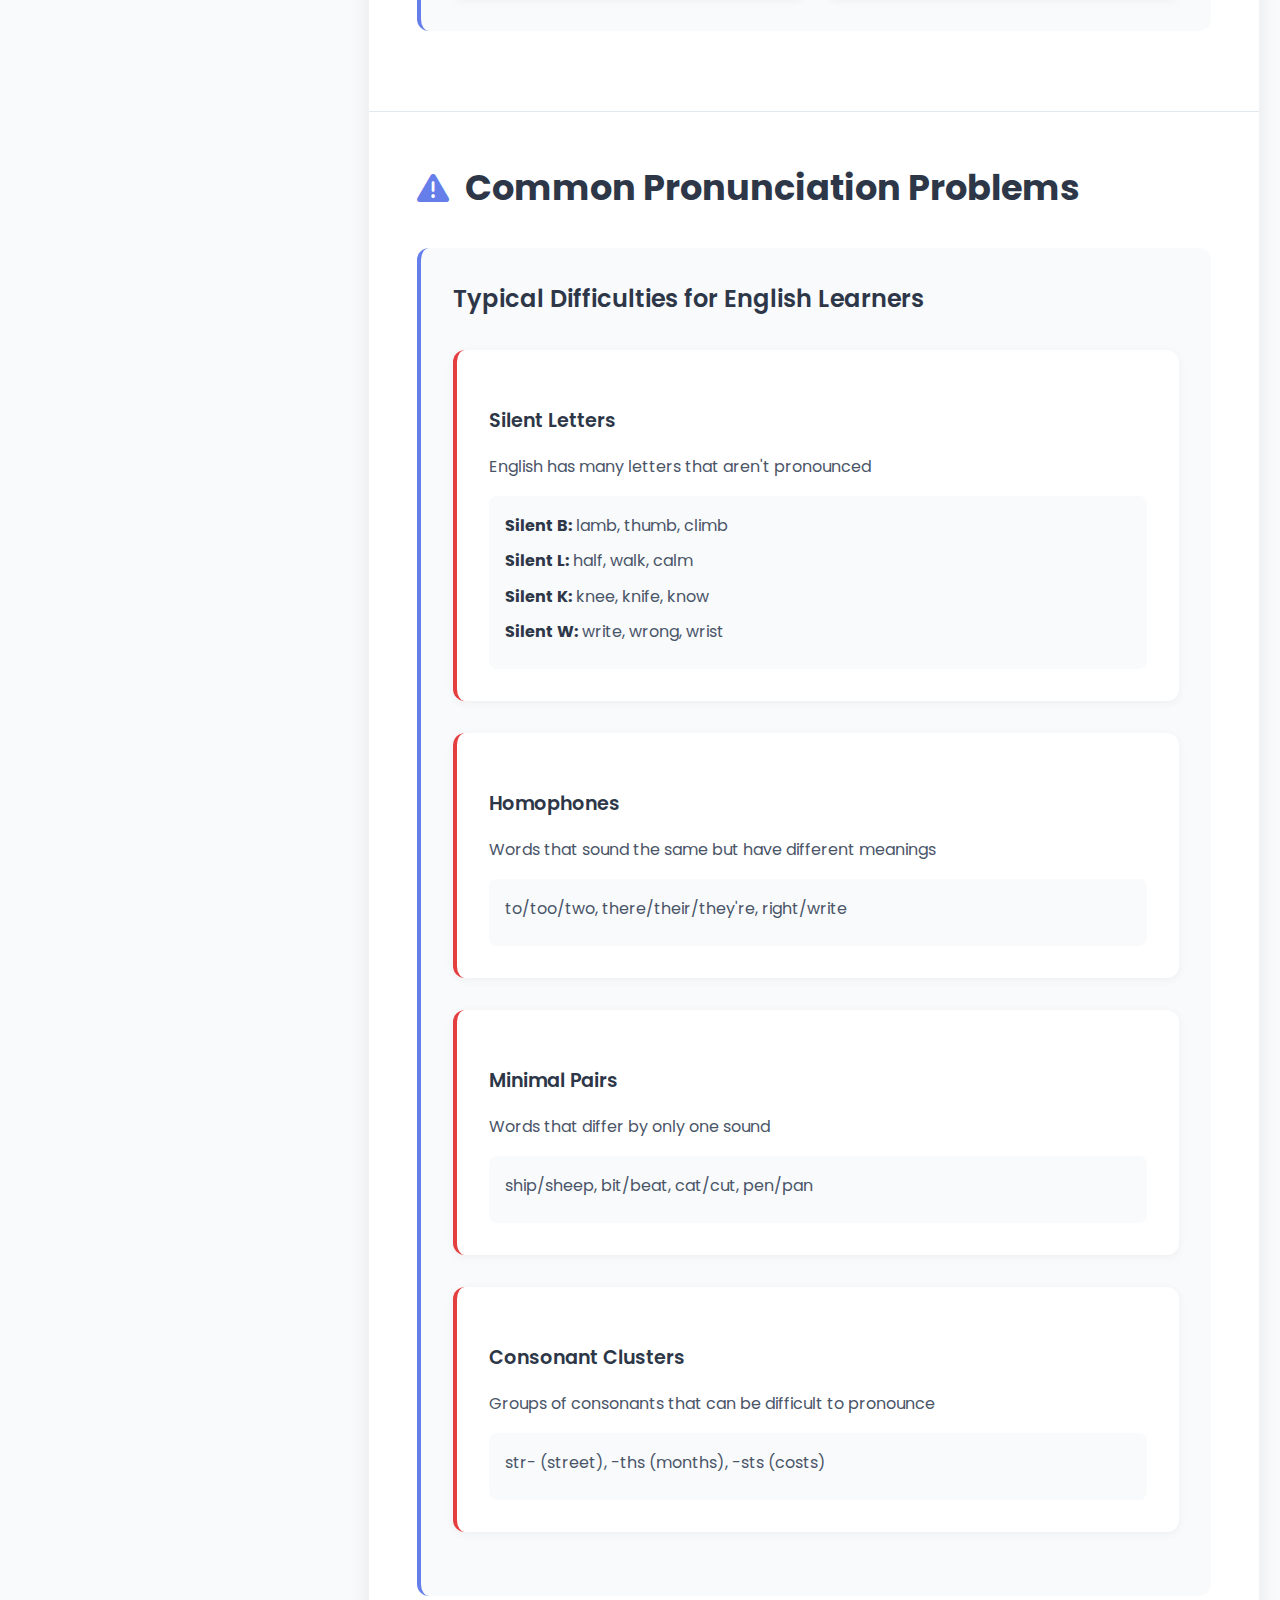
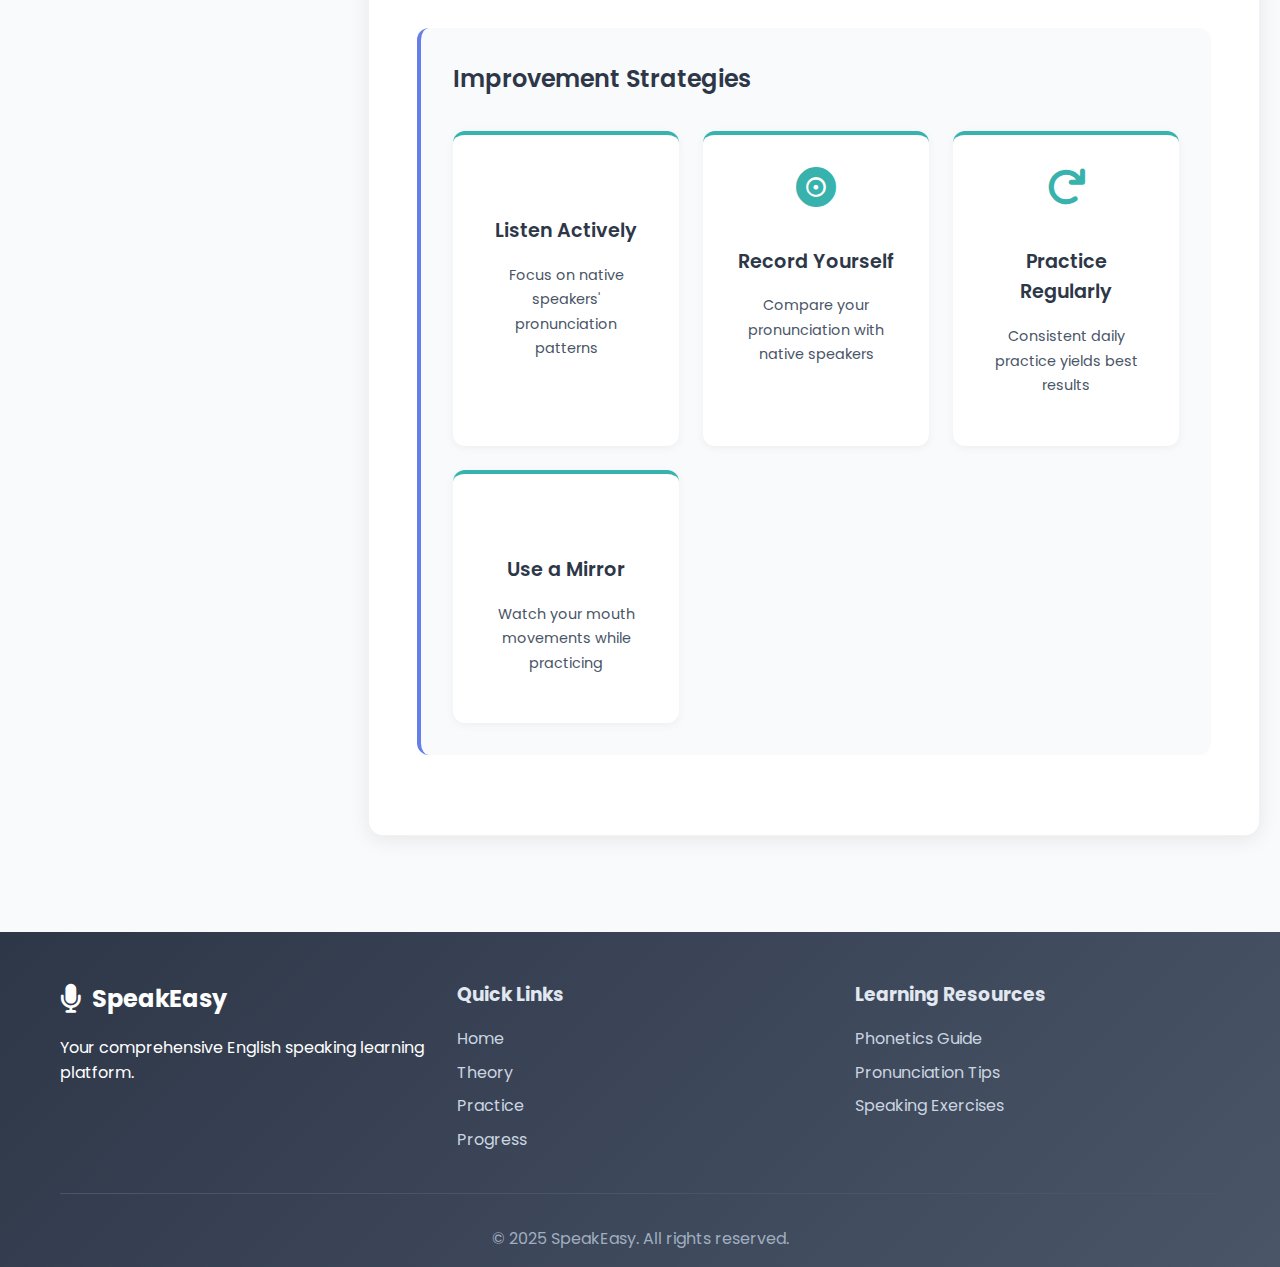
<file: theory.html>
<!DOCTYPE html>
<html lang="en">

<head>
  <meta charset="UTF-8">
  <meta name="viewport" content="width=device-width, initial-scale=1.0">
  <title>Speaking Theory - SpeakEasy</title>
  <link rel="stylesheet" href="styles/main.css">
  <link rel="stylesheet" href="styles/theory.css">
  <link href="https://fonts.googleapis.com/css2?family=Poppins:wght@300;400;500;600;700&display=swap" rel="stylesheet">
  <link rel="stylesheet" href="https://cdnjs.cloudflare.com/ajax/libs/font-awesome/6.0.0/css/all.min.css">
</head>

<body>
  <!-- Navigation -->
  <nav class="navbar">
    <div class="nav-container">
      <div class="nav-logo">
        <i class="fas fa-microphone"></i>
        <span>SpeakEasy</span>
      </div>
      <ul class="nav-menu">
        <li class="nav-item">
          <a href="index.html" class="nav-link">Home</a>
        </li>
        <li class="nav-item">
          <a href="theory.html" class="nav-link active">Speaking Theory</a>
        </li>
        <li class="nav-item">
          <a href="practice.html" class="nav-link">Practice</a>
        </li>
        <li class="nav-item">
          <a href="progress.html" class="nav-link">Progress</a>
        </li>
      </ul>
      <div class="hamburger">
        <span class="bar"></span>
        <span class="bar"></span>
        <span class="bar"></span>
      </div>
    </div>
  </nav>

  <!-- Theory Header -->
  <section class="theory-header">
    <div class="container">
      <h1>English Speaking Theory</h1>
      <p>Master the fundamentals of English pronunciation and speaking</p>
    </div>
  </section>

  <!-- Theory Content -->
  <div class="theory-container">
    <!-- Sidebar Navigation -->
    <aside class="theory-sidebar">
      <nav class="theory-nav">
        <h3>Table of Contents</h3>
        <ul>
          <li><a href="#phonetics" class="theory-nav-link active">Phonetics Basics</a></li>
          <li><a href="#vowels" class="theory-nav-link">Vowel Sounds</a></li>
          <li><a href="#consonants" class="theory-nav-link">Consonant Sounds</a></li>
          <li><a href="#ipa" class="theory-nav-link">IPA Symbols</a></li>
          <li><a href="#stress" class="theory-nav-link">Word Stress</a></li>
          <li><a href="#intonation" class="theory-nav-link">Intonation Patterns</a></li>
          <li><a href="#connected-speech" class="theory-nav-link">Connected Speech</a></li>
          <li><a href="#common-problems" class="theory-nav-link">Common Problems</a></li>
        </ul>
      </nav>
    </aside>

    <!-- Main Content -->
    <main class="theory-content">
      <!-- Phonetics Basics -->
      <section id="phonetics" class="theory-section">
        <h2><i class="fas fa-atom"></i> Phonetics Basics</h2>
        <div class="theory-card">
          <h3>What is Phonetics?</h3>
          <p>Phonetics is the study of speech sounds in human language. It focuses on how sounds are produced,
            transmitted, and perceived.</p>

          <h4>Three Main Areas:</h4>
          <div class="info-grid">
            <div class="info-item">
              <i class="fas fa-mouth-open"></i>
              <h5>Articulatory Phonetics</h5>
              <p>How speech sounds are produced by the vocal tract</p>
            </div>
            <div class="info-item">
              <i class="fas fa-wave-square"></i>
              <h5>Acoustic Phonetics</h5>
              <p>The physical properties of speech sounds</p>
            </div>
            <div class="info-item">
              <i class="fas fa-ear"></i>
              <h5>Auditory Phonetics</h5>
              <p>How speech sounds are perceived by the ear</p>
            </div>
          </div>
        </div>

        <div class="theory-card">
          <h3>Speech Organs</h3>
          <div class="speech-organs">
            <div class="organ-list">
              <h4>Key Articulators:</h4>
              <ul>
                <li><strong>Lips:</strong> Used for sounds like /p/, /b/, /m/</li>
                <li><strong>Teeth:</strong> Used for sounds like /θ/ (thin), /ð/ (this)</li>
                <li><strong>Tongue:</strong> Most important articulator, creates most sounds</li>
                <li><strong>Vocal Cords:</strong> Vibrate to create voiced sounds</li>
                <li><strong>Soft Palate:</strong> Controls airflow between mouth and nose</li>
              </ul>
            </div>
          </div>
        </div>
      </section>

      <!-- Vowel Sounds -->
      <section id="vowels" class="theory-section">
        <h2><i class="fas fa-circle"></i> Vowel Sounds</h2>
        <div class="theory-card">
          <h3>English Vowels Overview</h3>
          <p>English has approximately 20 vowel sounds (depending on accent). Vowels are produced with an open vocal
            tract.</p>

          <div class="vowel-classification">
            <h4>Vowel Classification:</h4>
            <div class="classification-grid">
              <div class="class-item">
                <h5>Tongue Height</h5>
                <ul>
                  <li>High: /iː/ (see), /ɪ/ (sit), /uː/ (zoo)</li>
                  <li>Mid: /e/ (bed), /ə/ (about), /ɔː/ (saw)</li>
                  <li>Low: /æ/ (cat), /ɑː/ (car), /ɒ/ (hot)</li>
                </ul>
              </div>
              <div class="class-item">
                <h5>Tongue Position</h5>
                <ul>
                  <li>Front: /iː/, /ɪ/, /e/, /æ/</li>
                  <li>Central: /ə/, /ʌ/, /ɜː/</li>
                  <li>Back: /uː/, /ʊ/, /ɔː/, /ɒ/, /ɑː/</li>
                </ul>
              </div>
              <div class="class-item">
                <h5>Lip Rounding</h5>
                <ul>
                  <li>Rounded: /uː/, /ʊ/, /ɔː/, /ɒ/</li>
                  <li>Unrounded: /iː/, /ɪ/, /e/, /æ/, /ə/</li>
                </ul>
              </div>
            </div>
          </div>
        </div>

        <div class="theory-card">
          <h3>Monophthongs vs Diphthongs</h3>
          <div class="vowel-types">
            <div class="vowel-type">
              <h4>Monophthongs (Pure Vowels)</h4>
              <div class="sound-examples">
                <div class="sound-item">
                  <span class="ipa">/iː/</span>
                  <span class="example">see, tree, key</span>
                  <button class="play-btn" onclick="playSound('ee')"><i class="fas fa-play"></i></button>
                </div>
                <div class="sound-item">
                  <span class="ipa">/ɪ/</span>
                  <span class="example">sit, big, fish</span>
                  <button class="play-btn" onclick="playSound('i')"><i class="fas fa-play"></i></button>
                </div>
                <div class="sound-item">
                  <span class="ipa">/æ/</span>
                  <span class="example">cat, bad, man</span>
                  <button class="play-btn" onclick="playSound('ae')"><i class="fas fa-play"></i></button>
                </div>
                <div class="sound-item">
                  <span class="ipa">/ʌ/</span>
                  <span class="example">cup, love, money</span>
                  <button class="play-btn" onclick="playSound('uh')"><i class="fas fa-play"></i></button>
                </div>
              </div>
            </div>

            <div class="vowel-type">
              <h4>Diphthongs (Gliding Vowels)</h4>
              <div class="sound-examples">
                <div class="sound-item">
                  <span class="ipa">/aɪ/</span>
                  <span class="example">my, time, light</span>
                  <button class="play-btn" onclick="playSound('ai')"><i class="fas fa-play"></i></button>
                </div>
                <div class="sound-item">
                  <span class="ipa">/aʊ/</span>
                  <span class="example">now, house, cow</span>
                  <button class="play-btn" onclick="playSound('au')"><i class="fas fa-play"></i></button>
                </div>
                <div class="sound-item">
                  <span class="ipa">/ɔɪ/</span>
                  <span class="example">boy, voice, choice</span>
                  <button class="play-btn" onclick="playSound('oi')"><i class="fas fa-play"></i></button>
                </div>
              </div>
            </div>
          </div>
        </div>
      </section>

      <!-- Consonant Sounds -->
      <section id="consonants" class="theory-section">
        <h2><i class="fas fa-square"></i> Consonant Sounds</h2>
        <div class="theory-card">
          <h3>Consonant Classification</h3>
          <p>Consonants are produced with some obstruction in the vocal tract. They are classified by three main
            features:</p>

          <div class="consonant-features">
            <div class="feature">
              <h4>1. Voicing</h4>
              <div class="feature-examples">
                <div class="voiced">
                  <h5>Voiced (vocal cords vibrate)</h5>
                  <p>/b/, /d/, /g/, /v/, /z/, /ʒ/, /dʒ/</p>
                </div>
                <div class="voiceless">
                  <h5>Voiceless (no vocal cord vibration)</h5>
                  <p>/p/, /t/, /k/, /f/, /s/, /ʃ/, /tʃ/</p>
                </div>
              </div>
            </div>

            <div class="feature">
              <h4>2. Place of Articulation</h4>
              <ul>
                <li><strong>Bilabial:</strong> /p/, /b/, /m/ (both lips)</li>
                <li><strong>Labiodental:</strong> /f/, /v/ (lip + teeth)</li>
                <li><strong>Dental:</strong> /θ/, /ð/ (tongue + teeth)</li>
                <li><strong>Alveolar:</strong> /t/, /d/, /s/, /z/, /n/, /l/ (tongue + alveolar ridge)</li>
                <li><strong>Palatal:</strong> /ʃ/, /ʒ/, /tʃ/, /dʒ/, /j/ (tongue + hard palate)</li>
                <li><strong>Velar:</strong> /k/, /g/, /ŋ/ (tongue + soft palate)</li>
                <li><strong>Glottal:</strong> /h/ (glottis)</li>
              </ul>
            </div>

            <div class="feature">
              <h4>3. Manner of Articulation</h4>
              <ul>
                <li><strong>Stops/Plosives:</strong> /p/, /b/, /t/, /d/, /k/, /g/</li>
                <li><strong>Fricatives:</strong> /f/, /v/, /θ/, /ð/, /s/, /z/, /ʃ/, /ʒ/, /h/</li>
                <li><strong>Affricates:</strong> /tʃ/, /dʒ/</li>
                <li><strong>Nasals:</strong> /m/, /n/, /ŋ/</li>
                <li><strong>Liquids:</strong> /l/, /r/</li>
                <li><strong>Glides:</strong> /j/, /w/</li>
              </ul>
            </div>
          </div>
        </div>

        <div class="theory-card">
          <h3>Problematic Consonants for Learners</h3>
          <div class="difficult-sounds">
            <div class="sound-group">
              <h4>Th-sounds</h4>
              <div class="sound-examples">
                <div class="sound-item">
                  <span class="ipa">/θ/</span>
                  <span class="example">think, thumb, bath</span>
                  <button class="play-btn" onclick="playSound('th_voiceless')"><i class="fas fa-play"></i></button>
                </div>
                <div class="sound-item">
                  <span class="ipa">/ð/</span>
                  <span class="example">this, that, breathe</span>
                  <button class="play-btn" onclick="playSound('th_voiced')"><i class="fas fa-play"></i></button>
                </div>
              </div>
              <div class="pronunciation-tip">
                <i class="fas fa-lightbulb"></i>
                <p><strong>Tip:</strong> Place your tongue between your teeth and blow air gently</p>
              </div>
            </div>

            <div class="sound-group">
              <h4>R-sound</h4>
              <div class="sound-examples">
                <div class="sound-item">
                  <span class="ipa">/r/</span>
                  <span class="example">red, car, very</span>
                  <button class="play-btn" onclick="playSound('r')"><i class="fas fa-play"></i></button>
                </div>
              </div>
              <div class="pronunciation-tip">
                <i class="fas fa-lightbulb"></i>
                <p><strong>Tip:</strong> Curl your tongue back slightly, don't touch the roof of your mouth</p>
              </div>
            </div>

            <div class="sound-group">
              <h4>L-sound</h4>
              <div class="sound-examples">
                <div class="sound-item">
                  <span class="ipa">/l/</span>
                  <span class="example">light, feel, play</span>
                  <button class="play-btn" onclick="playSound('l')"><i class="fas fa-play"></i></button>
                </div>
              </div>
              <div class="pronunciation-tip">
                <i class="fas fa-lightbulb"></i>
                <p><strong>Tip:</strong> Touch the tip of your tongue to the alveolar ridge</p>
              </div>
            </div>
          </div>
        </div>
      </section>

      <!-- IPA Symbols -->
      <section id="ipa" class="theory-section">
        <h2><i class="fas fa-language"></i> International Phonetic Alphabet (IPA)</h2>
        <div class="theory-card">
          <h3>What is the IPA?</h3>
          <p>The International Phonetic Alphabet is a standardized system of phonetic notation that represents the
            sounds of spoken language. Each symbol represents one sound.</p>

          <div class="ipa-benefits">
            <h4>Benefits of Learning IPA:</h4>
            <ul>
              <li>Accurate pronunciation guidance</li>
              <li>Universal system used worldwide</li>
              <li>Helps distinguish similar sounds</li>
              <li>Improves dictionary usage</li>
              <li>Facilitates self-correction</li>
            </ul>
          </div>
        </div>

        <div class="theory-card">
          <h3>Complete IPA Chart for English</h3>
          <div class="ipa-chart">
            <div class="chart-section">
              <h4>Vowels</h4>
              <div class="ipa-grid vowels-grid">
                <div class="ipa-item">
                  <span class="symbol">/iː/</span>
                  <span class="word">see</span>
                  <button class="play-btn" onclick="playSound('ee')"><i class="fas fa-play"></i></button>
                </div>
                <div class="ipa-item">
                  <span class="symbol">/ɪ/</span>
                  <span class="word">sit</span>
                  <button class="play-btn" onclick="playSound('i')"><i class="fas fa-play"></i></button>
                </div>
                <div class="ipa-item">
                  <span class="symbol">/e/</span>
                  <span class="word">bed</span>
                  <button class="play-btn" onclick="playSound('e')"><i class="fas fa-play"></i></button>
                </div>
                <div class="ipa-item">
                  <span class="symbol">/æ/</span>
                  <span class="word">cat</span>
                  <button class="play-btn" onclick="playSound('ae')"><i class="fas fa-play"></i></button>
                </div>
                <div class="ipa-item">
                  <span class="symbol">/ɑː/</span>
                  <span class="word">car</span>
                  <button class="play-btn" onclick="playSound('aa')"><i class="fas fa-play"></i></button>
                </div>
                <div class="ipa-item">
                  <span class="symbol">/ɒ/</span>
                  <span class="word">hot</span>
                  <button class="play-btn" onclick="playSound('o')"><i class="fas fa-play"></i></button>
                </div>
                <div class="ipa-item">
                  <span class="symbol">/ɔː/</span>
                  <span class="word">saw</span>
                  <button class="play-btn" onclick="playSound('aw')"><i class="fas fa-play"></i></button>
                </div>
                <div class="ipa-item">
                  <span class="symbol">/ʊ/</span>
                  <span class="word">put</span>
                  <button class="play-btn" onclick="playSound('u')"><i class="fas fa-play"></i></button>
                </div>
                <div class="ipa-item">
                  <span class="symbol">/uː/</span>
                  <span class="word">zoo</span>
                  <button class="play-btn" onclick="playSound('oo')"><i class="fas fa-play"></i></button>
                </div>
                <div class="ipa-item">
                  <span class="symbol">/ʌ/</span>
                  <span class="word">cup</span>
                  <button class="play-btn" onclick="playSound('uh')"><i class="fas fa-play"></i></button>
                </div>
                <div class="ipa-item">
                  <span class="symbol">/ɜː/</span>
                  <span class="word">bird</span>
                  <button class="play-btn" onclick="playSound('er')"><i class="fas fa-play"></i></button>
                </div>
                <div class="ipa-item">
                  <span class="symbol">/ə/</span>
                  <span class="word">about</span>
                  <button class="play-btn" onclick="playSound('schwa')"><i class="fas fa-play"></i></button>
                </div>
              </div>
            </div>

            <div class="chart-section">
              <h4>Diphthongs</h4>
              <div class="ipa-grid diphthongs-grid">
                <div class="ipa-item">
                  <span class="symbol">/eɪ/</span>
                  <span class="word">day</span>
                  <button class="play-btn" onclick="playSound('ei')"><i class="fas fa-play"></i></button>
                </div>
                <div class="ipa-item">
                  <span class="symbol">/aɪ/</span>
                  <span class="word">my</span>
                  <button class="play-btn" onclick="playSound('ai')"><i class="fas fa-play"></i></button>
                </div>
                <div class="ipa-item">
                  <span class="symbol">/ɔɪ/</span>
                  <span class="word">boy</span>
                  <button class="play-btn" onclick="playSound('oi')"><i class="fas fa-play"></i></button>
                </div>
                <div class="ipa-item">
                  <span class="symbol">/aʊ/</span>
                  <span class="word">now</span>
                  <button class="play-btn" onclick="playSound('au')"><i class="fas fa-play"></i></button>
                </div>
                <div class="ipa-item">
                  <span class="symbol">/əʊ/</span>
                  <span class="word">go</span>
                  <button class="play-btn" onclick="playSound('ou')"><i class="fas fa-play"></i></button>
                </div>
                <div class="ipa-item">
                  <span class="symbol">/ɪə/</span>
                  <span class="word">near</span>
                  <button class="play-btn" onclick="playSound('ia')"><i class="fas fa-play"></i></button>
                </div>
                <div class="ipa-item">
                  <span class="symbol">/eə/</span>
                  <span class="word">hair</span>
                  <button class="play-btn" onclick="playSound('ea')"><i class="fas fa-play"></i></button>
                </div>
                <div class="ipa-item">
                  <span class="symbol">/ʊə/</span>
                  <span class="word">sure</span>
                  <button class="play-btn" onclick="playSound('ua')"><i class="fas fa-play"></i></button>
                </div>
              </div>
            </div>
          </div>
        </div>
      </section>

      <!-- Word Stress -->
      <section id="stress" class="theory-section">
        <h2><i class="fas fa-weight-hanging"></i> Word Stress</h2>
        <div class="theory-card">
          <h3>Understanding Word Stress</h3>
          <p>Word stress is the emphasis placed on certain syllables in a word. In English, stressed syllables are
            pronounced louder, longer, and with higher pitch.</p>

          <div class="stress-rules">
            <h4>General Stress Rules:</h4>
            <div class="rule-grid">
              <div class="rule-item">
                <h5>Two-syllable nouns</h5>
                <p>Usually stressed on the first syllable</p>
                <div class="examples">
                  <span>'table, 'window, 'apple</span>
                </div>
              </div>
              <div class="rule-item">
                <h5>Two-syllable verbs</h5>
                <p>Usually stressed on the second syllable</p>
                <div class="examples">
                  <span>re'peat, be'gin, for'get</span>
                </div>
              </div>
              <div class="rule-item">
                <h5>Words ending in -tion</h5>
                <p>Stressed on the syllable before -tion</p>
                <div class="examples">
                  <span>infor'mation, educa'tion</span>
                </div>
              </div>
              <div class="rule-item">
                <h5>Compound nouns</h5>
                <p>Usually stressed on the first part</p>
                <div class="examples">
                  <span>'bathroom, 'homework</span>
                </div>
              </div>
            </div>
          </div>
        </div>

        <div class="theory-card">
          <h3>Stress Patterns Practice</h3>
          <div class="stress-practice">
            <div class="stress-exercise">
              <h4>Mark the stress in these words:</h4>
              <div class="word-list">
                <div class="stress-word" onclick="toggleStress(this)" data-stress="1">
                  <span class="syllable">pho</span><span class="syllable">to</span>
                  <span class="stress-mark hidden">ˈ</span>
                </div>
                <div class="stress-word" onclick="toggleStress(this)" data-stress="2">
                  <span class="syllable">for</span><span class="syllable">get</span>
                  <span class="stress-mark hidden">ˈ</span>
                </div>
                <div class="stress-word" onclick="toggleStress(this)" data-stress="3">
                  <span class="syllable">im</span><span class="syllable">por</span><span class="syllable">tant</span>
                  <span class="stress-mark hidden">ˈ</span>
                </div>
                <div class="stress-word" onclick="toggleStress(this)" data-stress="1">
                  <span class="syllable">hap</span><span class="syllable">py</span>
                  <span class="stress-mark hidden">ˈ</span>
                </div>
              </div>
            </div>
          </div>
        </div>
      </section>

      <!-- Intonation -->
      <section id="intonation" class="theory-section">
        <h2><i class="fas fa-music"></i> Intonation Patterns</h2>
        <div class="theory-card">
          <h3>What is Intonation?</h3>
          <p>Intonation refers to the rise and fall of voice pitch across phrases and sentences. It conveys meaning,
            emotion, and grammatical information.</p>

          <div class="intonation-types">
            <h4>Main Intonation Patterns:</h4>
            <div class="pattern-grid">
              <div class="pattern-item">
                <h5>Rising Intonation ↗</h5>
                <p>Used for:</p>
                <ul>
                  <li>Yes/No questions</li>
                  <li>Uncertainty</li>
                  <li>Lists (non-final items)</li>
                </ul>
                <div class="intonation-example">
                  <p>Are you coming? ↗</p>
                  <p>I need apples ↗, oranges ↗, and bananas ↘</p>
                </div>
              </div>

              <div class="pattern-item">
                <h5>Falling Intonation ↘</h5>
                <p>Used for:</p>
                <ul>
                  <li>Statements</li>
                  <li>Wh-questions</li>
                  <li>Commands</li>
                  <li>Final items in lists</li>
                </ul>
                <div class="intonation-example">
                  <p>I'm going home ↘</p>
                  <p>Where are you going? ↘</p>
                </div>
              </div>

              <div class="pattern-item">
                <h5>Rise-Fall ↗↘</h5>
                <p>Used for:</p>
                <ul>
                  <li>Surprise</li>
                  <li>Disbelief</li>
                  <li>Sarcasm</li>
                </ul>
                <div class="intonation-example">
                  <p>Really? ↗↘</p>
                  <p>Oh great! ↗↘ (sarcastic)</p>
                </div>
              </div>
            </div>
          </div>
        </div>
      </section>

      <!-- Connected Speech -->
      <section id="connected-speech" class="theory-section">
        <h2><i class="fas fa-link"></i> Connected Speech</h2>
        <div class="theory-card">
          <h3>Features of Connected Speech</h3>
          <p>In natural speech, words flow together and undergo various changes. Understanding these changes is crucial
            for natural pronunciation and listening comprehension.</p>

          <div class="connected-features">
            <div class="feature-box">
              <h4>Linking</h4>
              <p>Connecting words that end and begin with consonants or vowels</p>
              <div class="examples">
                <p>an apple → a-napple</p>
                <p>turn off → tur-noff</p>
              </div>
            </div>

            <div class="feature-box">
              <h4>Elision</h4>
              <p>Omitting sounds in rapid speech</p>
              <div class="examples">
                <p>next door → nex door</p>
                <p>sandwich → san'wich</p>
              </div>
            </div>

            <div class="feature-box">
              <h4>Assimilation</h4>
              <p>Sounds changing to become more like neighboring sounds</p>
              <div class="examples">
                <p>ten boys → tem boys</p>
                <p>good boy → goog boy</p>
              </div>
            </div>

            <div class="feature-box">
              <h4>Weak Forms</h4>
              <p>Function words pronounced with reduced vowels</p>
              <div class="examples">
                <p>can /kən/ (not /kæn/)</p>
                <p>of /əv/ (not /ɒf/)</p>
              </div>
            </div>
          </div>
        </div>
      </section>

      <!-- Common Problems -->
      <section id="common-problems" class="theory-section">
        <h2><i class="fas fa-exclamation-triangle"></i> Common Pronunciation Problems</h2>
        <div class="theory-card">
          <h3>Typical Difficulties for English Learners</h3>

          <div class="problems-list">
            <div class="problem-item">
              <h4>Silent Letters</h4>
              <p>English has many letters that aren't pronounced</p>
              <div class="problem-examples">
                <p><strong>Silent B:</strong> lamb, thumb, climb</p>
                <p><strong>Silent L:</strong> half, walk, calm</p>
                <p><strong>Silent K:</strong> knee, knife, know</p>
                <p><strong>Silent W:</strong> write, wrong, wrist</p>
              </div>
            </div>

            <div class="problem-item">
              <h4>Homophones</h4>
              <p>Words that sound the same but have different meanings</p>
              <div class="problem-examples">
                <p>to/too/two, there/their/they're, right/write</p>
              </div>
            </div>

            <div class="problem-item">
              <h4>Minimal Pairs</h4>
              <p>Words that differ by only one sound</p>
              <div class="problem-examples">
                <p>ship/sheep, bit/beat, cat/cut, pen/pan</p>
              </div>
            </div>

            <div class="problem-item">
              <h4>Consonant Clusters</h4>
              <p>Groups of consonants that can be difficult to pronounce</p>
              <div class="problem-examples">
                <p>str- (street), -ths (months), -sts (costs)</p>
              </div>
            </div>
          </div>
        </div>

        <div class="theory-card">
          <h3>Improvement Strategies</h3>
          <div class="strategies">
            <div class="strategy">
              <i class="fas fa-ear"></i>
              <h4>Listen Actively</h4>
              <p>Focus on native speakers' pronunciation patterns</p>
            </div>
            <div class="strategy">
              <i class="fas fa-record-vinyl"></i>
              <h4>Record Yourself</h4>
              <p>Compare your pronunciation with native speakers</p>
            </div>
            <div class="strategy">
              <i class="fas fa-redo"></i>
              <h4>Practice Regularly</h4>
              <p>Consistent daily practice yields best results</p>
            </div>
            <div class="strategy">
              <i class="fas fa-mirror"></i>
              <h4>Use a Mirror</h4>
              <p>Watch your mouth movements while practicing</p>
            </div>
          </div>
        </div>
      </section>
    </main>
  </div>

  <!-- Footer -->
  <footer class="footer">
    <div class="container">
      <div class="footer-content">
        <div class="footer-section">
          <div class="footer-logo">
            <i class="fas fa-microphone"></i>
            <span>SpeakEasy</span>
          </div>
          <p>Your comprehensive English speaking learning platform.</p>
        </div>
        <div class="footer-section">
          <h3>Quick Links</h3>
          <ul>
            <li><a href="index.html">Home</a></li>
            <li><a href="theory.html">Theory</a></li>
            <li><a href="practice.html">Practice</a></li>
            <li><a href="progress.html">Progress</a></li>
          </ul>
        </div>
        <div class="footer-section">
          <h3>Learning Resources</h3>
          <ul>
            <li><a href="#phonetics">Phonetics Guide</a></li>
            <li><a href="#pronunciation">Pronunciation Tips</a></li>
            <li><a href="#exercises">Speaking Exercises</a></li>
          </ul>
        </div>
      </div>
      <div class="footer-bottom">
        <p>&copy; 2025 SpeakEasy. All rights reserved.</p>
      </div>
    </div>
  </footer>

  <script src="scripts/main.js"></script>
  <script src="scripts/theory.js"></script>
</body>

</html>
</file>
<file: styles/home.css>
/* Home Page Specific Styles */

/* Hero Section */
.hero {
  background: linear-gradient(135deg, #667eea 0%, #764ba2 100%);
  min-height: 100vh;
  display: flex;
  align-items: center;
  color: white;
  position: relative;
  overflow: hidden;
}

.hero::before {
  content: "";
  position: absolute;
  top: 0;
  left: 0;
  right: 0;
  bottom: 0;
  background: url('data:image/svg+xml,<svg xmlns="http://www.w3.org/2000/svg" viewBox="0 0 1000 1000"><defs><radialGradient id="a" cx="50%" cy="0%" r="50%"><stop offset="0%" stop-color="%23ffffff" stop-opacity="0.1"/><stop offset="100%" stop-color="%23ffffff" stop-opacity="0"/></radialGradient></defs><circle cx="200" cy="200" r="100" fill="url(%23a)"/><circle cx="800" cy="300" r="150" fill="url(%23a)"/><circle cx="400" cy="700" r="120" fill="url(%23a)"/></svg>')
    no-repeat center center;
  background-size: cover;
  opacity: 0.1;
}

.hero-container {
  max-width: 1200px;
  margin: 0 auto;
  padding: 0 20px;
  display: grid;
  grid-template-columns: 1fr 1fr;
  gap: 4rem;
  align-items: center;
  position: relative;
  z-index: 1;
}

.hero-content {
  animation: fadeInUp 1s ease-out;
}

.hero-title {
  font-size: 3.5rem;
  font-weight: 800;
  margin-bottom: 1.5rem;
  line-height: 1.2;
}

.hero-description {
  font-size: 1.2rem;
  margin-bottom: 2.5rem;
  opacity: 0.9;
  line-height: 1.6;
}

.hero-buttons {
  display: flex;
  gap: 1rem;
  flex-wrap: wrap;
}

.hero-image {
  display: flex;
  justify-content: center;
  align-items: center;
  position: relative;
}

.floating-card {
  background: rgba(255, 255, 255, 0.15);
  backdrop-filter: blur(10px);
  border: 1px solid rgba(255, 255, 255, 0.2);
  border-radius: 20px;
  padding: 3rem;
  text-align: center;
  animation: float 3s ease-in-out infinite;
  box-shadow: 0 8px 32px rgba(0, 0, 0, 0.1);
}

.floating-card i {
  font-size: 4rem;
  margin-bottom: 1rem;
  display: block;
}

.floating-card span {
  font-size: 1.2rem;
  font-weight: 600;
}

@keyframes float {
  0%,
  100% {
    transform: translateY(0px);
  }
  50% {
    transform: translateY(-20px);
  }
}

/* Features Section */
.features {
  padding: 6rem 0;
  background: linear-gradient(to bottom, #f8fafc, #e2e8f0);
}

.features-grid {
  display: grid;
  grid-template-columns: repeat(auto-fit, minmax(280px, 1fr));
  gap: 2rem;
}

.feature-card {
  background: white;
  padding: 2.5rem 2rem;
  border-radius: 20px;
  text-align: center;
  box-shadow: 0 4px 20px rgba(0, 0, 0, 0.08);
  transition: all 0.3s ease;
  border: 1px solid rgba(0, 0, 0, 0.05);
  animation: fadeInUp 0.6s ease-out;
}

.feature-card:hover {
  transform: translateY(-10px);
  box-shadow: 0 20px 40px rgba(0, 0, 0, 0.15);
}

.feature-icon {
  width: 80px;
  height: 80px;
  background: linear-gradient(135deg, #667eea 0%, #764ba2 100%);
  border-radius: 50%;
  display: flex;
  align-items: center;
  justify-content: center;
  margin: 0 auto 1.5rem;
  font-size: 2rem;
  color: white;
  box-shadow: 0 4px 15px rgba(102, 126, 234, 0.3);
}

.feature-card h3 {
  font-size: 1.5rem;
  font-weight: 600;
  margin-bottom: 1rem;
  color: #2d3748;
}

.feature-card p {
  color: #4a5568;
  line-height: 1.6;
  margin-bottom: 1rem;
}

.feature-link {
  color: #667eea;
  text-decoration: none;
  font-weight: 600;
  font-size: 1rem;
  transition: color 0.3s ease;
}

.feature-link:hover {
  color: #764ba2;
  text-decoration: underline;
}

/* Learning Path Section */
.learning-path {
  padding: 6rem 0;
  background: white;
}

.path-steps {
  display: grid;
  grid-template-columns: repeat(auto-fit, minmax(250px, 1fr));
  gap: 2rem;
  margin-top: 3rem;
}

.step {
  display: flex;
  align-items: center;
  gap: 1.5rem;
  padding: 2rem;
  background: linear-gradient(135deg, #f7fafc 0%, #edf2f7 100%);
  border-radius: 15px;
  transition: all 0.3s ease;
  border-left: 4px solid #667eea;
}

.step:hover {
  transform: translateX(10px);
  box-shadow: 0 4px 20px rgba(0, 0, 0, 0.1);
}

.step-number {
  width: 50px;
  height: 50px;
  background: linear-gradient(135deg, #667eea 0%, #764ba2 100%);
  color: white;
  border-radius: 50%;
  display: flex;
  align-items: center;
  justify-content: center;
  font-weight: 700;
  font-size: 1.2rem;
  flex-shrink: 0;
}

.step-content h3 {
  font-size: 1.3rem;
  font-weight: 600;
  margin-bottom: 0.5rem;
  color: #2d3748;
}

.step-content p {
  color: #4a5568;
}

/* CTA Section */
.cta {
  background: linear-gradient(135deg, #667eea 0%, #764ba2 100%);
  padding: 4rem 0;
  text-align: center;
  color: white;
  position: relative;
  overflow: hidden;
}

.cta::before {
  content: "";
  position: absolute;
  top: -50%;
  left: -50%;
  width: 200%;
  height: 200%;
  background: radial-gradient(
    circle,
    rgba(255, 255, 255, 0.1) 0%,
    transparent 70%
  );
  animation: rotate 20s linear infinite;
}

@keyframes rotate {
  0% {
    transform: rotate(0deg);
  }
  100% {
    transform: rotate(360deg);
  }
}

.cta-content {
  position: relative;
  z-index: 1;
}

.cta h2 {
  font-size: 2.5rem;
  font-weight: 700;
  margin-bottom: 1rem;
}

.cta p {
  font-size: 1.2rem;
  margin-bottom: 2rem;
  opacity: 0.9;
}

/* Responsive Design for Home */
@media screen and (max-width: 768px) {
  .hero-container {
    grid-template-columns: 1fr;
    gap: 2rem;
    text-align: center;
  }

  .hero-title {
    font-size: 2.5rem;
  }

  .hero-description {
    font-size: 1.1rem;
  }

  .hero-buttons {
    justify-content: center;
  }

  .features-grid {
    grid-template-columns: 1fr;
  }

  .path-steps {
    grid-template-columns: 1fr;
  }

  .step {
    flex-direction: column;
    text-align: center;
  }

  .cta h2 {
    font-size: 2rem;
  }
}

@media screen and (max-width: 480px) {
  .hero-title {
    font-size: 2rem;
  }

  .hero-description {
    font-size: 1rem;
  }

  .floating-card {
    padding: 2rem;
  }

  .floating-card i {
    font-size: 3rem;
  }
}
</file>
<file: styles/example.css>
* {
  margin: 0;
  padding: 0;
  box-sizing: border-box;
  font-family: 'Poppins', sans-serif;
}

/* Navigation Styles */
.navbar {
  background: linear-gradient(135deg, #667eea 0%, #764ba2 100%);
  box-shadow: 0 2px 10px rgba(0,0,0,0.1);
  position: sticky;
  top: 0;
  z-index: 1000;
}

.nav-container {
  max-width: 1200px;
  margin: 0 auto;
  padding: 0 2rem;
  display: flex;
  justify-content: space-between;
  align-items: center;
  height: 70px;
}

.nav-logo {
  display: flex;
  align-items: center;
  gap: 0.5rem;
  color: white;
  font-size: 1.5rem;
  font-weight: 600;
}

.nav-logo i {
  font-size: 1.8rem;
}

.nav-menu {
  display: flex;
  list-style: none;
  gap: 2rem;
}

.nav-link {
  color: white;
  text-decoration: none;
  font-weight: 500;
  transition: opacity 0.3s ease;
}

.nav-link:hover {
  opacity: 0.8;
}

button{
    appearance: none;
    border: none;
    background: none;
    outline: none;
    cursor: pointer;
}

body {
  background-color: #eee;
  padding-top: 70px; /* Account for fixed navbar */
}

main {
  display: flex;
  flex-direction: column;
  align-items: center;
  padding: 2rem;
  min-height: 100vh;
}

.chatbot-container {
  max-width: 600px;
  width: 100%;
  background: white;
  border-radius: 20px;
  box-shadow: 0 10px 30px rgba(0, 0, 0, 0.1);
  padding: 2rem;
  margin: 0 auto;
}

.chatbot-container h1 {
    text-align: center;
    color: #333;
    margin-bottom: 1rem;
    font-size: 1.8rem;
}

.chatbot-subtitle {
    text-align: center;
    color: #666;
    margin-bottom: 2rem;
    font-size: 1rem;
    line-height: 1.5;
}.chat-display {
  height: 300px;
  overflow-y: auto;
  border: 2px solid #f0f0f0;
  border-radius: 15px;
  padding: 1rem;
  margin-bottom: 2rem;
  background: #fafafa;
}

.message {
  margin-bottom: 1rem;
  padding: 1rem;
  border-radius: 15px;
  max-width: 80%;
  word-wrap: break-word;
}

.bot-message {
  background: linear-gradient(135deg, #667eea 0%, #764ba2 100%);
  color: white;
  margin-right: auto;
}

.user-message {
  background: linear-gradient(135deg, #f093fb 0%, #f5576c 100%);
  color: white;
  margin-left: auto;
}

.speaker {
  font-weight: bold;
  display: block;
  margin-bottom: 0.5rem;
}

.controls {
  display: flex;
  justify-content: center;
  gap: 2rem;
  margin-bottom: 2rem;
}

.ai-selector {
  text-align: center;
  margin-bottom: 1rem;
}

.ai-selector label {
  font-weight: bold;
  margin-right: 1rem;
  color: #666;
}

.ai-selector select {
  padding: 0.5rem 1rem;
  border: 2px solid #e0e0e0;
  border-radius: 25px;
  background: white;
  font-size: 1rem;
  cursor: pointer;
  transition: border-color 0.3s ease;
}

.ai-selector select:focus {
  border-color: #667eea;
  outline: none;
}

.settings-panel {
  background: #f8f9fa;
  border-radius: 15px;
  padding: 2rem;
  margin-bottom: 2rem;
  border: 2px solid #e9ecef;
}

.settings-panel h3 {
  margin-bottom: 1.5rem;
  color: #333;
  text-align: center;
}

.setting-group {
  margin-bottom: 1.5rem;
}

.setting-group label {
  display: block;
  margin-bottom: 0.5rem;
  font-weight: bold;
  color: #555;
}

.setting-group input {
  width: 100%;
  padding: 0.75rem;
  border: 2px solid #e0e0e0;
  border-radius: 8px;
  font-size: 1rem;
  transition: border-color 0.3s ease;
}

.setting-group input:focus {
  border-color: #667eea;
  outline: none;
}

.setting-group small {
  display: block;
  margin-top: 0.5rem;
  color: #888;
  font-size: 0.9rem;
}

.setting-group small a {
  color: #667eea;
  text-decoration: none;
}

.setting-group small a:hover {
  text-decoration: underline;
}

.save-settings {
  width: 100%;
  padding: 1rem;
  background: linear-gradient(135deg, #667eea 0%, #764ba2 100%);
  color: white;
  border: none;
  border-radius: 25px;
  font-size: 1.1rem;
  font-weight: bold;
  cursor: pointer;
  transition: transform 0.2s ease;
}

.save-settings:hover {
  transform: translateY(-2px);
}

.settings-toggle {
  position: relative;
  display: block;
  width: 4rem;
  height: 4rem;
  border-radius: 50%;
  background-color: #6c757d;
  transition: all 0.3s ease;
}
.mic-toggle {
  position: relative;
  display: block;
  width: 4rem;
  height: 4rem;
  border-radius: 50%;
  background-color: crimson;
  transition: all 0.3s ease;
}

.call-toggle,
.speaker-toggle {
  position: relative;
  display: block;
  width: 4rem;
  height: 4rem;
  border-radius: 50%;
  background-color: #4caf50;
  transition: all 0.3s ease;
}

.call-toggle.on-call {
  background-color: #f44336;
}

.speaker-toggle.muted {
  background-color: #757575;
}

.status-display {
  text-align: center;
  padding: 1rem;
  background: #f8f9fa;
  border-radius: 10px;
  color: #666;
  font-weight: 500;
  margin-bottom: 1rem;
}

.status-display.listening {
  background: #e3f2fd;
  color: #1976d2;
}

.status-display.processing {
  background: #fff3e0;
  color: #f57c00;
}

.status-display.speaking {
  background: #e8f5e8;
  color: #388e3c;
}

.mic-toggle:after,
.mic-toggle:before {
  content: "";
  display: block;
  position: absolute;
  z-index: 0;
  top: 0;
  left: 0;
  right: 0;
  bottom: 0;
  border-radius: 50%;
  background-color: rgba(220, 20, 60, 0.2);
  transform: scale(1);
  opacity: 0;
  transition: all 0.3s ease;
}

.mic-toggle:before {
  animation: pulse 2s infinite;
}

.mic-toggle.is-recording:before,
.mic-toggle.is-recording:after {
  opacity: 1;
  animation: pulse 1s infinite;
}

.mic-toggle .material-icons,
.call-toggle .material-icons,
.speaker-toggle .material-icons {
  position: relative;
  z-index: 1;
  color: white;
  font-size: 2rem;
}

.call-toggle .material-icons,
.speaker-toggle .material-icons {
  font-size: 1.5rem;
}

@keyframes pulse {
  0% {
    transform: scale(1);
    opacity: 1;
  }
  50% {
    transform: scale(1.2);
    opacity: 0.7;
  }
  100% {
    transform: scale(1.4);
    opacity: 0;
  }
}

/* Responsive design */
@media (max-width: 768px) {
  .chatbot-container {
    margin: 1rem;
    padding: 1rem;
  }

  .controls {
    gap: 1rem;
  }

  .mic-toggle {
    width: 5rem;
    height: 5rem;
  }

  .call-toggle,
  .speaker-toggle {
    width: 3rem;
    height: 3rem;
  }
}

.playback {
  margin-bottom: 1rem;
  box-shadow: 0px 0px 1rem rgb(0, 0, 0, 0.2);
  border-radius: 999px;
  display: none;
}

.is-hidden {
  display: none;
}
</file>
<file: styles/practice.css>
/* Theory Header */
.theory-header {
  background: linear-gradient(135deg, #667eea 0%, #764ba2 100%);
  color: white;
  padding: 6rem 0 4rem;
  margin-top: 70px;
  text-align: center;
  position: relative;
  overflow: hidden;
}

.theory-header::before {
  content: "";
  position: absolute;
  top: 0;
  left: 0;
  right: 0;
  bottom: 0;
  background: url('data:image/svg+xml,<svg xmlns="http://www.w3.org/2000/svg" viewBox="0 0 1000 1000"><path d="M0,200 Q250,100 500,200 T1000,200 L1000,0 L0,0 Z" fill="rgba(255,255,255,0.1)"/></svg>')
    no-repeat bottom center;
  background-size: cover;
}

.theory-header h1 {
  font-size: 3rem;
  font-weight: 800;
  margin-bottom: 1rem;
  position: relative;
  z-index: 1;
}

.theory-header p {
  font-size: 1.2rem;
  opacity: 0.9;
  position: relative;
  z-index: 1;
}

/* Theory Container */
.theory-container {
  max-width: 1400px;
  margin: 0 auto;
  padding: 2rem 20px;
  display: grid;
  grid-template-columns: 300px 1fr;
  gap: 3rem;
  min-height: calc(100vh - 200px);
}

/* Sidebar */
.theory-sidebar {
  background: white;
  border-radius: 15px;
  padding: 2rem;
  box-shadow: 0 4px 20px rgba(0, 0, 0, 0.08);
  height: fit-content;
  position: sticky;
  top: 100px;
  border: 1px solid rgba(0, 0, 0, 0.05);
}

.theory-nav h3 {
  color: #2d3748;
  font-size: 1.3rem;
  font-weight: 600;
  margin-bottom: 1.5rem;
  padding-bottom: 0.5rem;
  border-bottom: 2px solid #e2e8f0;
}

.theory-nav ul {
  list-style: none;
}

.theory-nav li {
  margin-bottom: 0.5rem;
}

.theory-nav-link {
  display: block;
  color: #4a5568;
  text-decoration: none;
  padding: 0.75rem 1rem;
  border-radius: 8px;
  transition: all 0.3s ease;
  font-weight: 500;
  border-left: 3px solid transparent;
}

.theory-nav-link:hover {
  background-color: #f7fafc;
  color: #667eea;
  transform: translateX(5px);
}

.theory-nav-link.active {
  background: linear-gradient(135deg, #667eea 0%, #764ba2 100%);
  color: white;
  border-left-color: #4c51bf;
  box-shadow: 0 2px 10px rgba(102, 126, 234, 0.2);
}

/* Main Content */
.theory-content {
  background: white;
  border-radius: 15px;
  box-shadow: 0 4px 20px rgba(0, 0, 0, 0.08);
  border: 1px solid rgba(0, 0, 0, 0.05);
}

.theory-section {
  padding: 3rem;
  border-bottom: 1px solid #e2e8f0;
}

.theory-section:last-child {
  border-bottom: none;
}

.theory-section h2 {
  color: #2d3748;
  font-size: 2.2rem;
  font-weight: 700;
  margin-bottom: 2rem;
  display: flex;
  align-items: center;
  gap: 1rem;
}

.theory-section h2 i {
  color: #667eea;
  font-size: 2rem;
}

.theory-card {
  background: #f8fafc;
  border-radius: 12px;
  padding: 2rem;
  margin-bottom: 2rem;
  border-left: 4px solid #667eea;
  transition: all 0.3s ease;
}

.theory-card:hover {
  background: #f1f5f9;
  transform: translateX(5px);
}

.theory-card h3 {
  color: #2d3748;
  font-size: 1.5rem;
  font-weight: 600;
  margin-bottom: 1rem;
}

.theory-card h4 {
  color: #4a5568;
  font-size: 1.2rem;
  font-weight: 600;
  margin: 1.5rem 0 0.75rem;
}

.theory-card h5 {
  color: #667eea;
  font-size: 1.1rem;
  font-weight: 600;
  margin-bottom: 0.5rem;
}

.theory-card p {
  color: #4a5568;
  line-height: 1.7;
  margin-bottom: 1rem;
}

.theory-card ul {
  padding-left: 1.5rem;
  margin-bottom: 1rem;
}

.theory-card li {
  color: #4a5568;
  margin-bottom: 0.5rem;
  line-height: 1.6;
}

/* Info Grid */
.info-grid {
  display: grid;
  grid-template-columns: repeat(auto-fit, minmax(200px, 1fr));
  gap: 1.5rem;
  margin-top: 1.5rem;
}

.info-item {
  background: white;
  border-radius: 10px;
  padding: 1.5rem;
  text-align: center;
  box-shadow: 0 2px 10px rgba(0, 0, 0, 0.05);
  transition: all 0.3s ease;
}

.info-item:hover {
  transform: translateY(-5px);
  box-shadow: 0 4px 20px rgba(0, 0, 0, 0.1);
}

.info-item i {
  font-size: 2rem;
  color: #667eea;
  margin-bottom: 1rem;
}

.info-item h5 {
  font-size: 1.1rem;
  font-weight: 600;
  margin-bottom: 0.5rem;
  color: #2d3748;
}

.info-item p {
  font-size: 0.9rem;
  color: #4a5568;
}

/* Vowel Classification */
.vowel-classification {
  margin-top: 2rem;
}

.classification-grid {
  display: grid;
  grid-template-columns: repeat(auto-fit, minmax(250px, 1fr));
  gap: 1.5rem;
  margin-top: 1rem;
}

.class-item {
  background: white;
  border-radius: 10px;
  padding: 1.5rem;
  box-shadow: 0 2px 10px rgba(0, 0, 0, 0.05);
}

.class-item h5 {
  color: #667eea;
  font-weight: 600;
  margin-bottom: 0.75rem;
  font-size: 1.1rem;
}

.class-item ul {
  list-style: none;
  padding: 0;
}

.class-item li {
  padding: 0.5rem 0;
  border-bottom: 1px solid #e2e8f0;
  color: #4a5568;
}

.class-item li:last-child {
  border-bottom: none;
}

/* Vowel Types */
.vowel-types {
  display: grid;
  grid-template-columns: repeat(auto-fit, minmax(400px, 1fr));
  gap: 2rem;
  margin-top: 2rem;
}

.vowel-type {
  background: white;
  border-radius: 12px;
  padding: 1.5rem;
  box-shadow: 0 2px 10px rgba(0, 0, 0, 0.05);
}

.vowel-type h4 {
  color: #2d3748;
  font-weight: 600;
  margin-bottom: 1rem;
  font-size: 1.2rem;
}

/* Sound Examples */
.sound-examples {
  display: grid;
  gap: 0.75rem;
}

.sound-item {
  display: grid;
  grid-template-columns: 60px 1fr 50px;
  align-items: center;
  gap: 1rem;
  padding: 0.75rem;
  background: #f8fafc;
  border-radius: 8px;
  transition: all 0.3s ease;
}

.sound-item:hover {
  background: #e2e8f0;
  transform: translateX(5px);
}

.sound-item .ipa {
  font-size: 1.1rem;
  font-weight: 700;
  color: #667eea;
  text-align: center;
  background: white;
  padding: 0.25rem;
  border-radius: 4px;
}

.sound-item .example {
  color: #4a5568;
  font-weight: 500;
}

/* Consonant Features */
.consonant-features {
  margin-top: 2rem;
}

.feature {
  background: white;
  border-radius: 10px;
  padding: 1.5rem;
  margin-bottom: 1.5rem;
  box-shadow: 0 2px 10px rgba(0, 0, 0, 0.05);
}

.feature h4 {
  color: #2d3748;
  font-weight: 600;
  margin-bottom: 1rem;
}

.feature-examples {
  display: grid;
  grid-template-columns: 1fr 1fr;
  gap: 1rem;
  margin-top: 1rem;
}

.voiced,
.voiceless {
  padding: 1rem;
  border-radius: 8px;
}

.voiced {
  background: linear-gradient(135deg, #e6fffa 0%, #b2f5ea 100%);
  border-left: 4px solid #38b2ac;
}

.voiceless {
  background: linear-gradient(135deg, #fed7e2 0%, #fbb6ce 100%);
  border-left: 4px solid #e53e3e;
}

.voiced h5,
.voiceless h5 {
  font-weight: 600;
  margin-bottom: 0.5rem;
}

.voiced h5 {
  color: #234e52;
}

.voiceless h5 {
  color: #742a2a;
}

/* Difficult Sounds */
.difficult-sounds {
  margin-top: 2rem;
}

.sound-group {
  background: white;
  border-radius: 12px;
  padding: 2rem;
  margin-bottom: 2rem;
  box-shadow: 0 2px 10px rgba(0, 0, 0, 0.05);
  border-left: 4px solid #667eea;
}

.sound-group h4 {
  color: #2d3748;
  font-weight: 600;
  margin-bottom: 1rem;
}

.pronunciation-tip {
  background: linear-gradient(135deg, #fef9e7 0%, #f6e05e 100%);
  border-radius: 8px;
  padding: 1rem;
  margin-top: 1rem;
  display: flex;
  align-items: center;
  gap: 0.75rem;
}

.pronunciation-tip i {
  color: #d69e2e;
  font-size: 1.2rem;
}

.pronunciation-tip p {
  margin: 0;
  color: #744210;
  font-weight: 500;
}

/* IPA Chart */
.ipa-chart {
  margin-top: 2rem;
}

.chart-section {
  margin-bottom: 3rem;
}

.chart-section h4 {
  color: #2d3748;
  font-weight: 600;
  margin-bottom: 1.5rem;
  font-size: 1.3rem;
  padding-bottom: 0.5rem;
  border-bottom: 2px solid #e2e8f0;
}

.ipa-grid {
  display: grid;
  gap: 0.75rem;
}

.vowels-grid {
  grid-template-columns: repeat(auto-fit, minmax(120px, 1fr));
}

.diphthongs-grid {
  grid-template-columns: repeat(auto-fit, minmax(140px, 1fr));
}

.ipa-item {
  background: white;
  border-radius: 8px;
  padding: 1rem;
  text-align: center;
  box-shadow: 0 2px 10px rgba(0, 0, 0, 0.05);
  transition: all 0.3s ease;
  display: grid;
  grid-template-rows: auto auto auto;
  gap: 0.5rem;
  align-items: center;
}

.ipa-item:hover {
  transform: translateY(-3px);
  box-shadow: 0 4px 20px rgba(0, 0, 0, 0.1);
}

.ipa-item .symbol {
  font-size: 1.5rem;
  font-weight: 700;
  color: #667eea;
}

.ipa-item .word {
  color: #4a5568;
  font-weight: 500;
  font-size: 0.9rem;
}

/* Stress Rules */
.stress-rules {
  margin-top: 2rem;
}

.rule-grid {
  display: grid;
  grid-template-columns: repeat(auto-fit, minmax(250px, 1fr));
  gap: 1.5rem;
  margin-top: 1rem;
}

.rule-item {
  background: white;
  border-radius: 10px;
  padding: 1.5rem;
  box-shadow: 0 2px 10px rgba(0, 0, 0, 0.05);
  border-left: 4px solid #667eea;
}

.rule-item h5 {
  color: #2d3748;
  font-weight: 600;
  margin-bottom: 0.5rem;
}

.rule-item p {
  color: #4a5568;
  margin-bottom: 0.75rem;
}

.rule-item .examples {
  background: #f8fafc;
  padding: 0.75rem;
  border-radius: 6px;
  font-family: "Courier New", monospace;
  color: #667eea;
  font-weight: 500;
}

/* Stress Practice */
.stress-practice {
  margin-top: 2rem;
}

.stress-exercise {
  background: white;
  border-radius: 12px;
  padding: 2rem;
  box-shadow: 0 2px 10px rgba(0, 0, 0, 0.05);
}

.word-list {
  display: grid;
  grid-template-columns: repeat(auto-fit, minmax(150px, 1fr));
  gap: 1rem;
  margin-top: 1rem;
}

.stress-word {
  background: #f8fafc;
  border-radius: 8px;
  padding: 1rem;
  text-align: center;
  cursor: pointer;
  transition: all 0.3s ease;
  position: relative;
  border: 2px solid transparent;
}

.stress-word:hover {
  background: #e2e8f0;
  border-color: #667eea;
  transform: translateY(-2px);
}

.stress-word.correct {
  background: linear-gradient(135deg, #e6fffa 0%, #b2f5ea 100%);
  border-color: #38b2ac;
}

.stress-word.incorrect {
  background: linear-gradient(135deg, #fed7e2 0%, #fbb6ce 100%);
  border-color: #e53e3e;
}

.syllable {
  font-size: 1.1rem;
  font-weight: 500;
  color: #4a5568;
}

.stress-mark {
  position: absolute;
  top: -5px;
  color: #667eea;
  font-size: 1.2rem;
  font-weight: 700;
}

/* Intonation Patterns */
.intonation-types {
  margin-top: 2rem;
}

.pattern-grid {
  display: grid;
  grid-template-columns: repeat(auto-fit, minmax(300px, 1fr));
  gap: 2rem;
  margin-top: 1rem;
}

.pattern-item {
  background: white;
  border-radius: 12px;
  padding: 2rem;
  box-shadow: 0 2px 10px rgba(0, 0, 0, 0.05);
  border-left: 4px solid #667eea;
}

.pattern-item h5 {
  color: #2d3748;
  font-weight: 600;
  margin-bottom: 1rem;
  font-size: 1.2rem;
}

.pattern-item ul {
  margin: 1rem 0;
  padding-left: 1.5rem;
}

.pattern-item li {
  margin-bottom: 0.5rem;
  color: #4a5568;
}

.intonation-example {
  background: #f8fafc;
  padding: 1rem;
  border-radius: 8px;
  margin-top: 1rem;
}

.intonation-example p {
  margin-bottom: 0.5rem;
  font-family: "Courier New", monospace;
  color: #667eea;
  font-weight: 500;
}

/* Connected Features */
.connected-features {
  display: grid;
  grid-template-columns: repeat(auto-fit, minmax(250px, 1fr));
  gap: 1.5rem;
  margin-top: 2rem;
}

.feature-box {
  background: white;
  border-radius: 12px;
  padding: 2rem;
  box-shadow: 0 2px 10px rgba(0, 0, 0, 0.05);
  border-left: 4px solid #667eea;
  transition: all 0.3s ease;
}

.feature-box:hover {
  transform: translateY(-5px);
  box-shadow: 0 4px 20px rgba(0, 0, 0, 0.1);
}

.feature-box h4 {
  color: #2d3748;
  font-weight: 600;
  margin-bottom: 1rem;
}

.feature-box p {
  color: #4a5568;
  margin-bottom: 1rem;
}

.feature-box .examples {
  background: #f8fafc;
  padding: 1rem;
  border-radius: 8px;
}

.feature-box .examples p {
  margin-bottom: 0.5rem;
  font-family: "Courier New", monospace;
  color: #667eea;
  font-weight: 500;
}

/* Problems List */
.problems-list {
  margin-top: 2rem;
}

.problem-item {
  background: white;
  border-radius: 12px;
  padding: 2rem;
  margin-bottom: 2rem;
  box-shadow: 0 2px 10px rgba(0, 0, 0, 0.05);
  border-left: 4px solid #e53e3e;
}

.problem-item h4 {
  color: #2d3748;
  font-weight: 600;
  margin-bottom: 1rem;
}

.problem-examples {
  background: #f8fafc;
  padding: 1rem;
  border-radius: 8px;
  margin-top: 1rem;
}

.problem-examples p {
  margin-bottom: 0.5rem;
  color: #4a5568;
}

.problem-examples strong {
  color: #2d3748;
}

/* Strategies */
.strategies {
  display: grid;
  grid-template-columns: repeat(auto-fit, minmax(200px, 1fr));
  gap: 1.5rem;
  margin-top: 2rem;
}

.strategy {
  background: white;
  border-radius: 12px;
  padding: 2rem;
  text-align: center;
  box-shadow: 0 2px 10px rgba(0, 0, 0, 0.05);
  border-top: 4px solid #38b2ac;
  transition: all 0.3s ease;
}

.strategy:hover {
  transform: translateY(-5px);
  box-shadow: 0 4px 20px rgba(0, 0, 0, 0.1);
}

.strategy i {
  font-size: 2.5rem;
  color: #38b2ac;
  margin-bottom: 1rem;
}

.strategy h4 {
  color: #2d3748;
  font-weight: 600;
  margin-bottom: 1rem;
}

.strategy p {
  color: #4a5568;
  font-size: 0.9rem;
}

/* Responsive Design for Theory */
@media screen and (max-width: 1024px) {
  .theory-container {
    grid-template-columns: 250px 1fr;
    gap: 2rem;
  }

  .theory-sidebar {
    padding: 1.5rem;
  }
}

@media screen and (max-width: 768px) {
  .theory-container {
    grid-template-columns: 1fr;
    gap: 1rem;
  }

  .theory-sidebar {
    position: static;
    margin-bottom: 2rem;
  }

  .theory-section {
    padding: 2rem 1.5rem;
  }

  .theory-section h2 {
    font-size: 1.8rem;
  }

  .vowel-types {
    grid-template-columns: 1fr;
  }

  .feature-examples {
    grid-template-columns: 1fr;
  }

  .pattern-grid {
    grid-template-columns: 1fr;
  }

  .connected-features {
    grid-template-columns: 1fr;
  }

  .strategies {
    grid-template-columns: repeat(auto-fit, minmax(150px, 1fr));
  }
}

@media screen and (max-width: 480px) {
  .theory-header {
    padding: 4rem 0 2rem;
  }

  .theory-header h1 {
    font-size: 2rem;
  }

  .theory-section {
    padding: 1.5rem 1rem;
  }

  .sound-item {
    grid-template-columns: 50px 1fr 40px;
    gap: 0.5rem;
  }

  .ipa-grid {
    grid-template-columns: repeat(auto-fit, minmax(100px, 1fr));
  }

  .word-list {
    grid-template-columns: repeat(auto-fit, minmax(120px, 1fr));
  }
}
</file>
<file: styles/signin.css>
* {
  margin: 0;
  padding: 0;
  box-sizing: border-box;
}

body,
html {
  height: 100%;
  font-family: Arial, sans-serif;
}

.background {
  background-image: url("https://as2.ftcdn.net/v2/jpg/01/42/94/33/1000_F_142943304_13dIb09RsfaK7rquMwtVy8d2kmo3hdgY.jpg");
  background-size: cover;
  background-position: center;
  height: 100vh;
  position: relative;
  display: flex;
  justify-content: center;
  align-items: center;
}

.form-container {
  background-color: rgba(0, 0, 0, 0.65);
  padding: 60px;
  width: 400px;
  height: 410px;
  border-radius: 8px;
  color: white;
}

.form-container h2 {
  margin-bottom: 20px;
}

input[type="text"],
input[type="password"],
input[type="email"] {
  width: 100%;
  padding: 12px;
  margin: 8px 0;
  background-color: #333;
  border: none;
  color: white;
  border-radius: 4px;
}

button {
  width: 100%;
  padding: 12px;
  background-color: #e50914;
  color: white;
  border: none;
  border-radius: 4px;
  font-weight: bold;
  cursor: pointer;
  margin-top: 12px;
}

.options {
  display: flex;
  justify-content: space-between;
  font-size: 12px;
  margin-top: 10px;
}

.options label {
  display: flex;
  align-items: center;
}

.options a {
  color: #b3b3b3;
  text-decoration: none;
}

.signup {
  margin-top: 60px;
  font-size: 14px;
}

.signup a {
  color: white;
  text-decoration: none;
  font-weight: bold;
}

.signin {
  margin-top: 100px;
  font-size: 14px;
}
</file>
<file: styles/signup.css>
* {
  margin: 0;
  padding: 0;
  box-sizing: border-box;
}

body,
html {
  height: 100%;
  font-family: Arial, sans-serif;
}

.background {
  background-image: url("https://as2.ftcdn.net/v2/jpg/01/42/94/33/1000_F_142943304_13dIb09RsfaK7rquMwtVy8d2kmo3hdgY.jpg");
  background-size: cover;
  background-position: center;
  height: 100vh;
  position: relative;
  display: flex;
  justify-content: center;
  align-items: center;
}

.form-container {
  background-color: rgba(0, 0, 0, 0.65);
  padding: 60px;
  width: 400px;
  height: 450px;
  border-radius: 8px;
  color: white;
}

.form-container h2 {
  margin-bottom: 20px;
}

input[type="text"],
input[type="password"],
input[type="email"] {
  width: 100%;
  padding: 12px;
  margin: 8px 0;
  background-color: #333;
  border: none;
  color: white;
  border-radius: 4px;
}

button {
  width: 100%;
  padding: 12px;
  background-color: #e50914;
  color: white;
  border: none;
  border-radius: 4px;
  font-weight: bold;
  cursor: pointer;
  margin-top: 12px;
}

.options {
  display: flex;
  justify-content: space-between;
  font-size: 12px;
  margin-top: 10px;
}

.options label {
  display: flex;
  align-items: center;
}

.options a {
  color: #b3b3b3;
  text-decoration: none;
}

.signup {
  margin-top: 60px;
  font-size: 14px;
}

.signup a {
  color: white;
  text-decoration: none;
  font-weight: bold;
}

.signin {
  margin-top: 100px;
  font-size: 14px;
}
</file>
<file: styles/theory.css>
/* Theory Page Specific Styles */

/* Theory Header */
.theory-header {
  background: linear-gradient(135deg, #667eea 0%, #764ba2 100%);
  color: white;
  padding: 6rem 0 4rem;
  margin-top: 70px;
  text-align: center;
  position: relative;
  overflow: hidden;
}

.theory-header::before {
  content: "";
  position: absolute;
  top: 0;
  left: 0;
  right: 0;
  bottom: 0;
  background: url('data:image/svg+xml,<svg xmlns="http://www.w3.org/2000/svg" viewBox="0 0 1000 1000"><path d="M0,200 Q250,100 500,200 T1000,200 L1000,0 L0,0 Z" fill="rgba(255,255,255,0.1)"/></svg>')
    no-repeat bottom center;
  background-size: cover;
}

.theory-header h1 {
  font-size: 3rem;
  font-weight: 800;
  margin-bottom: 1rem;
  position: relative;
  z-index: 1;
}

.theory-header p {
  font-size: 1.2rem;
  opacity: 0.9;
  position: relative;
  z-index: 1;
}

/* Theory Container */
.theory-container {
  max-width: 1400px;
  margin: 0 auto;
  padding: 2rem 20px;
  display: grid;
  grid-template-columns: 300px 1fr;
  gap: 3rem;
  min-height: calc(100vh - 200px);
}

/* Sidebar */
.theory-sidebar {
  background: white;
  border-radius: 15px;
  padding: 2rem;
  box-shadow: 0 4px 20px rgba(0, 0, 0, 0.08);
  height: fit-content;
  position: sticky;
  top: 100px;
  border: 1px solid rgba(0, 0, 0, 0.05);
}

.theory-nav h3 {
  color: #2d3748;
  font-size: 1.3rem;
  font-weight: 600;
  margin-bottom: 1.5rem;
  padding-bottom: 0.5rem;
  border-bottom: 2px solid #e2e8f0;
}

.theory-nav ul {
  list-style: none;
}

.theory-nav li {
  margin-bottom: 0.5rem;
}

.theory-nav-link {
  display: block;
  color: #4a5568;
  text-decoration: none;
  padding: 0.75rem 1rem;
  border-radius: 8px;
  transition: all 0.3s ease;
  font-weight: 500;
  border-left: 3px solid transparent;
}

.theory-nav-link:hover {
  background-color: #f7fafc;
  color: #667eea;
  transform: translateX(5px);
}

.theory-nav-link.active {
  background: linear-gradient(135deg, #667eea 0%, #764ba2 100%);
  color: white;
  border-left-color: #4c51bf;
  box-shadow: 0 2px 10px rgba(102, 126, 234, 0.2);
}

/* Main Content */
.theory-content {
  background: white;
  border-radius: 15px;
  box-shadow: 0 4px 20px rgba(0, 0, 0, 0.08);
  border: 1px solid rgba(0, 0, 0, 0.05);
}

.theory-section {
  padding: 3rem;
  border-bottom: 1px solid #e2e8f0;
}

.theory-section:last-child {
  border-bottom: none;
}

.theory-section h2 {
  color: #2d3748;
  font-size: 2.2rem;
  font-weight: 700;
  margin-bottom: 2rem;
  display: flex;
  align-items: center;
  gap: 1rem;
}

.theory-section h2 i {
  color: #667eea;
  font-size: 2rem;
}

.theory-card {
  background: #f8fafc;
  border-radius: 12px;
  padding: 2rem;
  margin-bottom: 2rem;
  border-left: 4px solid #667eea;
  transition: all 0.3s ease;
}

.theory-card:hover {
  background: #f1f5f9;
  transform: translateX(5px);
}

.theory-card h3 {
  color: #2d3748;
  font-size: 1.5rem;
  font-weight: 600;
  margin-bottom: 1rem;
}

.theory-card h4 {
  color: #4a5568;
  font-size: 1.2rem;
  font-weight: 600;
  margin: 1.5rem 0 0.75rem;
}

.theory-card h5 {
  color: #667eea;
  font-size: 1.1rem;
  font-weight: 600;
  margin-bottom: 0.5rem;
}

.theory-card p {
  color: #4a5568;
  line-height: 1.7;
  margin-bottom: 1rem;
}

.theory-card ul {
  padding-left: 1.5rem;
  margin-bottom: 1rem;
}

.theory-card li {
  color: #4a5568;
  margin-bottom: 0.5rem;
  line-height: 1.6;
}

/* Info Grid */
.info-grid {
  display: grid;
  grid-template-columns: repeat(auto-fit, minmax(200px, 1fr));
  gap: 1.5rem;
  margin-top: 1.5rem;
}

.info-item {
  background: white;
  border-radius: 10px;
  padding: 1.5rem;
  text-align: center;
  box-shadow: 0 2px 10px rgba(0, 0, 0, 0.05);
  transition: all 0.3s ease;
}

.info-item:hover {
  transform: translateY(-5px);
  box-shadow: 0 4px 20px rgba(0, 0, 0, 0.1);
}

.info-item i {
  font-size: 2rem;
  color: #667eea;
  margin-bottom: 1rem;
}

.info-item h5 {
  font-size: 1.1rem;
  font-weight: 600;
  margin-bottom: 0.5rem;
  color: #2d3748;
}

.info-item p {
  font-size: 0.9rem;
  color: #4a5568;
}

/* Vowel Classification */
.vowel-classification {
  margin-top: 2rem;
}

.classification-grid {
  display: grid;
  grid-template-columns: repeat(auto-fit, minmax(250px, 1fr));
  gap: 1.5rem;
  margin-top: 1rem;
}

.class-item {
  background: white;
  border-radius: 10px;
  padding: 1.5rem;
  box-shadow: 0 2px 10px rgba(0, 0, 0, 0.05);
}

.class-item h5 {
  color: #667eea;
  font-weight: 600;
  margin-bottom: 0.75rem;
  font-size: 1.1rem;
}

.class-item ul {
  list-style: none;
  padding: 0;
}

.class-item li {
  padding: 0.5rem 0;
  border-bottom: 1px solid #e2e8f0;
  color: #4a5568;
}

.class-item li:last-child {
  border-bottom: none;
}

/* Vowel Types */
.vowel-types {
  display: grid;
  grid-template-columns: repeat(auto-fit, minmax(400px, 1fr));
  gap: 2rem;
  margin-top: 2rem;
}

.vowel-type {
  background: white;
  border-radius: 12px;
  padding: 1.5rem;
  box-shadow: 0 2px 10px rgba(0, 0, 0, 0.05);
}

.vowel-type h4 {
  color: #2d3748;
  font-weight: 600;
  margin-bottom: 1rem;
  font-size: 1.2rem;
}

/* Sound Examples */
.sound-examples {
  display: grid;
  gap: 0.75rem;
}

.sound-item {
  display: grid;
  grid-template-columns: 60px 1fr 50px;
  align-items: center;
  gap: 1rem;
  padding: 0.75rem;
  background: #f8fafc;
  border-radius: 8px;
  transition: all 0.3s ease;
}

.sound-item:hover {
  background: #e2e8f0;
  transform: translateX(5px);
}

.sound-item .ipa {
  font-size: 1.1rem;
  font-weight: 700;
  color: #667eea;
  text-align: center;
  background: white;
  padding: 0.25rem;
  border-radius: 4px;
}

.sound-item .example {
  color: #4a5568;
  font-weight: 500;
}

/* Consonant Features */
.consonant-features {
  margin-top: 2rem;
}

.feature {
  background: white;
  border-radius: 10px;
  padding: 1.5rem;
  margin-bottom: 1.5rem;
  box-shadow: 0 2px 10px rgba(0, 0, 0, 0.05);
}

.feature h4 {
  color: #2d3748;
  font-weight: 600;
  margin-bottom: 1rem;
}

.feature-examples {
  display: grid;
  grid-template-columns: 1fr 1fr;
  gap: 1rem;
  margin-top: 1rem;
}

.voiced,
.voiceless {
  padding: 1rem;
  border-radius: 8px;
}

.voiced {
  background: linear-gradient(135deg, #e6fffa 0%, #b2f5ea 100%);
  border-left: 4px solid #38b2ac;
}

.voiceless {
  background: linear-gradient(135deg, #fed7e2 0%, #fbb6ce 100%);
  border-left: 4px solid #e53e3e;
}

.voiced h5,
.voiceless h5 {
  font-weight: 600;
  margin-bottom: 0.5rem;
}

.voiced h5 {
  color: #234e52;
}

.voiceless h5 {
  color: #742a2a;
}

/* Difficult Sounds */
.difficult-sounds {
  margin-top: 2rem;
}

.sound-group {
  background: white;
  border-radius: 12px;
  padding: 2rem;
  margin-bottom: 2rem;
  box-shadow: 0 2px 10px rgba(0, 0, 0, 0.05);
  border-left: 4px solid #667eea;
}

.sound-group h4 {
  color: #2d3748;
  font-weight: 600;
  margin-bottom: 1rem;
}

.pronunciation-tip {
  background: linear-gradient(135deg, #fef9e7 0%, #f6e05e 100%);
  border-radius: 8px;
  padding: 1rem;
  margin-top: 1rem;
  display: flex;
  align-items: center;
  gap: 0.75rem;
}

.pronunciation-tip i {
  color: #d69e2e;
  font-size: 1.2rem;
}

.pronunciation-tip p {
  margin: 0;
  color: #744210;
  font-weight: 500;
}

/* IPA Chart */
.ipa-chart {
  margin-top: 2rem;
}

.chart-section {
  margin-bottom: 3rem;
}

.chart-section h4 {
  color: #2d3748;
  font-weight: 600;
  margin-bottom: 1.5rem;
  font-size: 1.3rem;
  padding-bottom: 0.5rem;
  border-bottom: 2px solid #e2e8f0;
}

.ipa-grid {
  display: grid;
  gap: 0.75rem;
}

.vowels-grid {
  grid-template-columns: repeat(auto-fit, minmax(120px, 1fr));
}

.diphthongs-grid {
  grid-template-columns: repeat(auto-fit, minmax(140px, 1fr));
}

.ipa-item {
  background: white;
  border-radius: 8px;
  padding: 1rem;
  text-align: center;
  box-shadow: 0 2px 10px rgba(0, 0, 0, 0.05);
  transition: all 0.3s ease;
  display: grid;
  grid-template-rows: auto auto auto;
  gap: 0.5rem;
  align-items: center;
}

.ipa-item:hover {
  transform: translateY(-3px);
  box-shadow: 0 4px 20px rgba(0, 0, 0, 0.1);
}

.ipa-item .symbol {
  font-size: 1.5rem;
  font-weight: 700;
  color: #667eea;
}

.ipa-item .word {
  color: #4a5568;
  font-weight: 500;
  font-size: 0.9rem;
}

/* Stress Rules */
.stress-rules {
  margin-top: 2rem;
}

.rule-grid {
  display: grid;
  grid-template-columns: repeat(auto-fit, minmax(250px, 1fr));
  gap: 1.5rem;
  margin-top: 1rem;
}

.rule-item {
  background: white;
  border-radius: 10px;
  padding: 1.5rem;
  box-shadow: 0 2px 10px rgba(0, 0, 0, 0.05);
  border-left: 4px solid #667eea;
}

.rule-item h5 {
  color: #2d3748;
  font-weight: 600;
  margin-bottom: 0.5rem;
}

.rule-item p {
  color: #4a5568;
  margin-bottom: 0.75rem;
}

.rule-item .examples {
  background: #f8fafc;
  padding: 0.75rem;
  border-radius: 6px;
  font-family: "Courier New", monospace;
  color: #667eea;
  font-weight: 500;
}

/* Stress Practice */
.stress-practice {
  margin-top: 2rem;
}

.stress-exercise {
  background: white;
  border-radius: 12px;
  padding: 2rem;
  box-shadow: 0 2px 10px rgba(0, 0, 0, 0.05);
}

.word-list {
  display: grid;
  grid-template-columns: repeat(auto-fit, minmax(150px, 1fr));
  gap: 1rem;
  margin-top: 1rem;
}

.stress-word {
  background: #f8fafc;
  border-radius: 8px;
  padding: 1rem;
  text-align: center;
  cursor: pointer;
  transition: all 0.3s ease;
  position: relative;
  border: 2px solid transparent;
}

.stress-word:hover {
  background: #e2e8f0;
  border-color: #667eea;
  transform: translateY(-2px);
}

.stress-word.correct {
  background: linear-gradient(135deg, #e6fffa 0%, #b2f5ea 100%);
  border-color: #38b2ac;
}

.stress-word.incorrect {
  background: linear-gradient(135deg, #fed7e2 0%, #fbb6ce 100%);
  border-color: #e53e3e;
}

.syllable {
  font-size: 1.1rem;
  font-weight: 500;
  color: #4a5568;
}

.stress-mark {
  position: absolute;
  top: -5px;
  color: #667eea;
  font-size: 1.2rem;
  font-weight: 700;
}

/* Intonation Patterns */
.intonation-types {
  margin-top: 2rem;
}

.pattern-grid {
  display: grid;
  grid-template-columns: repeat(auto-fit, minmax(300px, 1fr));
  gap: 2rem;
  margin-top: 1rem;
}

.pattern-item {
  background: white;
  border-radius: 12px;
  padding: 2rem;
  box-shadow: 0 2px 10px rgba(0, 0, 0, 0.05);
  border-left: 4px solid #667eea;
}

.pattern-item h5 {
  color: #2d3748;
  font-weight: 600;
  margin-bottom: 1rem;
  font-size: 1.2rem;
}

.pattern-item ul {
  margin: 1rem 0;
  padding-left: 1.5rem;
}

.pattern-item li {
  margin-bottom: 0.5rem;
  color: #4a5568;
}

.intonation-example {
  background: #f8fafc;
  padding: 1rem;
  border-radius: 8px;
  margin-top: 1rem;
}

.intonation-example p {
  margin-bottom: 0.5rem;
  font-family: "Courier New", monospace;
  color: #667eea;
  font-weight: 500;
}

/* Connected Features */
.connected-features {
  display: grid;
  grid-template-columns: repeat(auto-fit, minmax(250px, 1fr));
  gap: 1.5rem;
  margin-top: 2rem;
}

.feature-box {
  background: white;
  border-radius: 12px;
  padding: 2rem;
  box-shadow: 0 2px 10px rgba(0, 0, 0, 0.05);
  border-left: 4px solid #667eea;
  transition: all 0.3s ease;
}

.feature-box:hover {
  transform: translateY(-5px);
  box-shadow: 0 4px 20px rgba(0, 0, 0, 0.1);
}

.feature-box h4 {
  color: #2d3748;
  font-weight: 600;
  margin-bottom: 1rem;
}

.feature-box p {
  color: #4a5568;
  margin-bottom: 1rem;
}

.feature-box .examples {
  background: #f8fafc;
  padding: 1rem;
  border-radius: 8px;
}

.feature-box .examples p {
  margin-bottom: 0.5rem;
  font-family: "Courier New", monospace;
  color: #667eea;
  font-weight: 500;
}

/* Problems List */
.problems-list {
  margin-top: 2rem;
}

.problem-item {
  background: white;
  border-radius: 12px;
  padding: 2rem;
  margin-bottom: 2rem;
  box-shadow: 0 2px 10px rgba(0, 0, 0, 0.05);
  border-left: 4px solid #e53e3e;
}

.problem-item h4 {
  color: #2d3748;
  font-weight: 600;
  margin-bottom: 1rem;
}

.problem-examples {
  background: #f8fafc;
  padding: 1rem;
  border-radius: 8px;
  margin-top: 1rem;
}

.problem-examples p {
  margin-bottom: 0.5rem;
  color: #4a5568;
}

.problem-examples strong {
  color: #2d3748;
}

/* Strategies */
.strategies {
  display: grid;
  grid-template-columns: repeat(auto-fit, minmax(200px, 1fr));
  gap: 1.5rem;
  margin-top: 2rem;
}

.strategy {
  background: white;
  border-radius: 12px;
  padding: 2rem;
  text-align: center;
  box-shadow: 0 2px 10px rgba(0, 0, 0, 0.05);
  border-top: 4px solid #38b2ac;
  transition: all 0.3s ease;
}

.strategy:hover {
  transform: translateY(-5px);
  box-shadow: 0 4px 20px rgba(0, 0, 0, 0.1);
}

.strategy i {
  font-size: 2.5rem;
  color: #38b2ac;
  margin-bottom: 1rem;
}

.strategy h4 {
  color: #2d3748;
  font-weight: 600;
  margin-bottom: 1rem;
}

.strategy p {
  color: #4a5568;
  font-size: 0.9rem;
}

/* Responsive Design for Theory */
@media screen and (max-width: 1024px) {
  .theory-container {
    grid-template-columns: 250px 1fr;
    gap: 2rem;
  }

  .theory-sidebar {
    padding: 1.5rem;
  }
}

@media screen and (max-width: 768px) {
  .theory-container {
    grid-template-columns: 1fr;
    gap: 1rem;
  }

  .theory-sidebar {
    position: static;
    margin-bottom: 2rem;
  }

  .theory-section {
    padding: 2rem 1.5rem;
  }

  .theory-section h2 {
    font-size: 1.8rem;
  }

  .vowel-types {
    grid-template-columns: 1fr;
  }

  .feature-examples {
    grid-template-columns: 1fr;
  }

  .pattern-grid {
    grid-template-columns: 1fr;
  }

  .connected-features {
    grid-template-columns: 1fr;
  }

  .strategies {
    grid-template-columns: repeat(auto-fit, minmax(150px, 1fr));
  }
}

@media screen and (max-width: 480px) {
  .theory-header {
    padding: 4rem 0 2rem;
  }

  .theory-header h1 {
    font-size: 2rem;
  }

  .theory-section {
    padding: 1.5rem 1rem;
  }

  .sound-item {
    grid-template-columns: 50px 1fr 40px;
    gap: 0.5rem;
  }

  .ipa-grid {
    grid-template-columns: repeat(auto-fit, minmax(100px, 1fr));
  }

  .word-list {
    grid-template-columns: repeat(auto-fit, minmax(120px, 1fr));
  }
}
</file>
<file: styles/main.css>
/* Reset and Base Styles */
* {
  margin: 0;
  padding: 0;
  box-sizing: border-box;
}

body {
  font-family: "Poppins", sans-serif;
  line-height: 1.6;
  color: #333;
  background-color: #f8fafc;
}

.container {
  max-width: 1200px;
  margin: 0 auto;
  padding: 0 20px;
}

/* Navigation */
.navbar {
  background: linear-gradient(135deg, #667eea 0%, #764ba2 100%);
  box-shadow: 0 2px 20px rgba(0, 0, 0, 0.1);
  position: fixed;
  width: 100%;
  top: 0;
  z-index: 1000;
}

.nav-container {
  max-width: 1200px;
  margin: 0 auto;
  padding: 0 20px;
  display: flex;
  justify-content: space-between;
  align-items: center;
  min-height: 70px;
}

.nav-logo {
  display: flex;
  align-items: center;
  font-size: 1.5rem;
  font-weight: 700;
  color: white;
  text-decoration: none;
}

.nav-logo i {
  margin-right: 10px;
  font-size: 1.8rem;
}

.nav-menu {
  display: flex;
  list-style: none;
  gap: 2rem;
}

.nav-link {
  color: white;
  text-decoration: none;
  font-weight: 500;
  padding: 8px 16px;
  border-radius: 25px;
  transition: all 0.3s ease;
}

.nav-link:hover,
.nav-link.active {
  background-color: rgba(255, 255, 255, 0.2);
  transform: translateY(-2px);
}

.hamburger {
  display: none;
  flex-direction: column;
  cursor: pointer;
}

.bar {
  width: 25px;
  height: 3px;
  background-color: white;
  margin: 3px 0;
  transition: 0.3s;
  border-radius: 2px;
}

/* Buttons */
.btn {
  display: inline-flex;
  align-items: center;
  gap: 8px;
  padding: 12px 24px;
  border-radius: 50px;
  text-decoration: none;
  font-weight: 600;
  transition: all 0.3s ease;
  border: none;
  cursor: pointer;
  font-size: 1rem;
}

.btn-primary {
  background: linear-gradient(135deg, #667eea 0%, #764ba2 100%);
  color: white;
  box-shadow: 0 4px 15px rgba(102, 126, 234, 0.3);
}

.btn-primary:hover {
  transform: translateY(-2px);
  box-shadow: 0 6px 20px rgba(102, 126, 234, 0.4);
}

.btn-secondary {
  background: transparent;
  color: #667eea;
  border: 2px solid #667eea;
}

.btn-secondary:hover {
  background-color: #667eea;
  color: white;
  transform: translateY(-2px);
}

.btn-accent {
  background: linear-gradient(135deg, #ff6b6b 0%, #ee5a52 100%);
  color: white;
  box-shadow: 0 4px 15px rgba(255, 107, 107, 0.3);
}

.btn-accent:hover {
  transform: translateY(-2px);
  box-shadow: 0 6px 20px rgba(255, 107, 107, 0.4);
}

/* Section Titles */
.section-title {
  text-align: center;
  font-size: 2.5rem;
  font-weight: 700;
  margin-bottom: 3rem;
  color: #2d3748;
  position: relative;
}

.section-title::after {
  content: "";
  position: absolute;
  bottom: -10px;
  left: 50%;
  transform: translateX(-50%);
  width: 80px;
  height: 4px;
  background: linear-gradient(135deg, #667eea 0%, #764ba2 100%);
  border-radius: 2px;
}

/* Cards */
.card {
  background: white;
  border-radius: 15px;
  padding: 2rem;
  box-shadow: 0 4px 20px rgba(0, 0, 0, 0.08);
  transition: all 0.3s ease;
  border: 1px solid rgba(0, 0, 0, 0.05);
}

.card:hover {
  transform: translateY(-5px);
  box-shadow: 0 8px 30px rgba(0, 0, 0, 0.12);
}

/* Footer */
.footer {
  background: linear-gradient(135deg, #2d3748 0%, #4a5568 100%);
  color: white;
  padding: 3rem 0 1rem;
  margin-top: 4rem;
}

.footer-content {
  display: grid;
  grid-template-columns: repeat(auto-fit, minmax(250px, 1fr));
  gap: 2rem;
  margin-bottom: 2rem;
}

.footer-section h3 {
  margin-bottom: 1rem;
  color: #e2e8f0;
}

.footer-section ul {
  list-style: none;
}

.footer-section li {
  margin-bottom: 0.5rem;
}

.footer-section a {
  color: #cbd5e0;
  text-decoration: none;
  transition: color 0.3s ease;
}

.footer-section a:hover {
  color: white;
}

.footer-logo {
  display: flex;
  align-items: center;
  font-size: 1.5rem;
  font-weight: 700;
  margin-bottom: 1rem;
}

.footer-logo i {
  margin-right: 10px;
  font-size: 1.8rem;
}

.footer-bottom {
  text-align: center;
  padding-top: 2rem;
  border-top: 1px solid #4a5568;
  color: #a0aec0;
}

/* Responsive Design */
@media screen and (max-width: 768px) {
  .hamburger {
    display: flex;
  }

  .nav-menu {
    position: fixed;
    left: -100%;
    top: 70px;
    flex-direction: column;
    background: linear-gradient(135deg, #667eea 0%, #764ba2 100%);
    width: 100%;
    text-align: center;
    transition: 0.3s;
    box-shadow: 0 10px 27px rgba(0, 0, 0, 0.05);
    padding: 2rem 0;
  }

  .nav-menu.active {
    left: 0;
  }

  .nav-menu li {
    margin: 1rem 0;
  }

  .section-title {
    font-size: 2rem;
  }

  .container {
    padding: 0 15px;
  }
}

/* Animations */
@keyframes fadeInUp {
  from {
    opacity: 0;
    transform: translateY(30px);
  }
  to {
    opacity: 1;
    transform: translateY(0);
  }
}

@keyframes fadeIn {
  from {
    opacity: 0;
  }
  to {
    opacity: 1;
  }
}

.fade-in-up {
  animation: fadeInUp 0.6s ease-out;
}

.fade-in {
  animation: fadeIn 0.6s ease-out;
}

/* Utility Classes */
.text-center {
  text-align: center;
}

.mt-1 {
  margin-top: 0.5rem;
}
.mt-2 {
  margin-top: 1rem;
}
.mt-3 {
  margin-top: 1.5rem;
}
.mt-4 {
  margin-top: 2rem;
}

.mb-1 {
  margin-bottom: 0.5rem;
}
.mb-2 {
  margin-bottom: 1rem;
}
.mb-3 {
  margin-bottom: 1.5rem;
}
.mb-4 {
  margin-bottom: 2rem;
}

.hidden {
  display: none !important;
}

.visible {
  display: block !important;
}

/* Play Button */
.play-btn {
  background: linear-gradient(135deg, #667eea 0%, #764ba2 100%);
  color: white;
  border: none;
  border-radius: 50%;
  width: 40px;
  height: 40px;
  display: flex;
  align-items: center;
  justify-content: center;
  cursor: pointer;
  transition: all 0.3s ease;
  font-size: 0.9rem;
}

.play-btn:hover {
  transform: scale(1.1);
  box-shadow: 0 4px 15px rgba(102, 126, 234, 0.3);
}

/* Loading Animation */
.loading {
  display: inline-block;
  width: 20px;
  height: 20px;
  border: 3px solid rgba(102, 126, 234, 0.3);
  border-radius: 50%;
  border-top-color: #667eea;
  animation: spin 1s ease-in-out infinite;
}

@keyframes spin {
  to {
    transform: rotate(360deg);
  }
}
</file>
